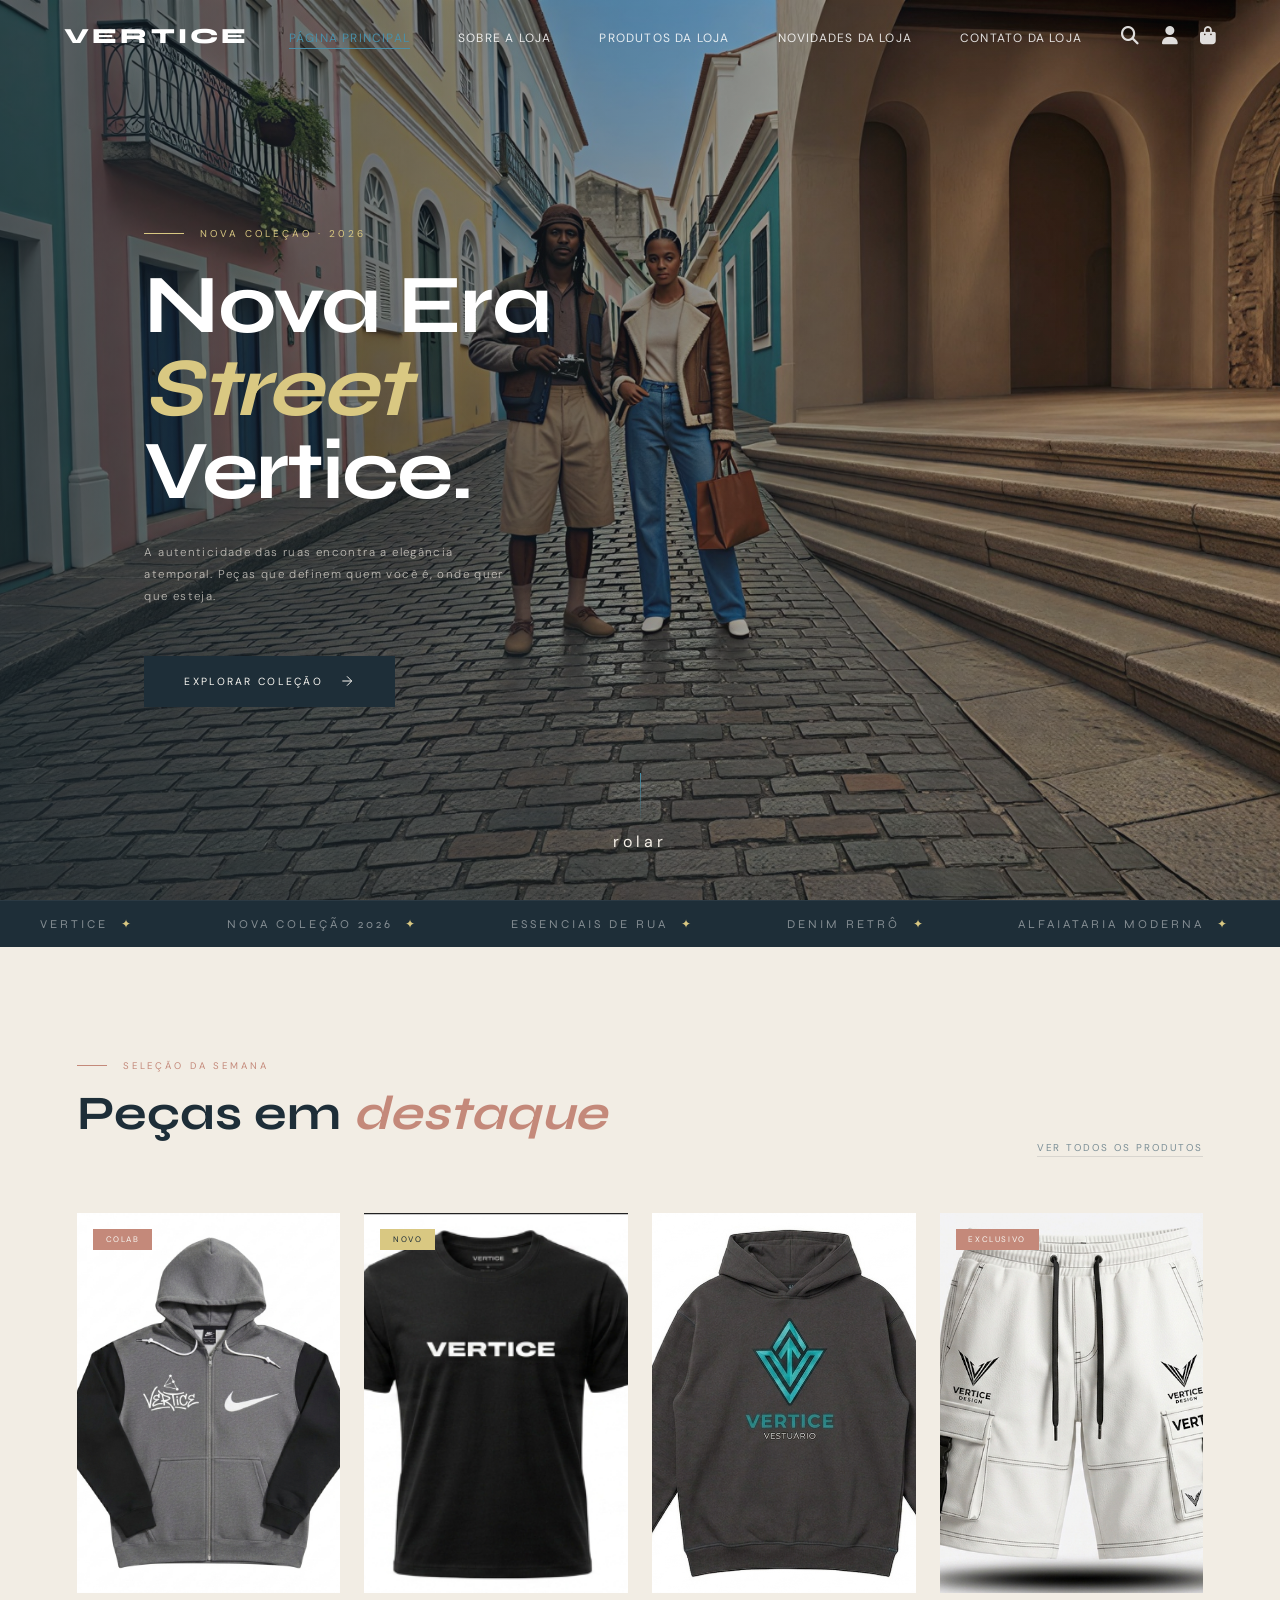
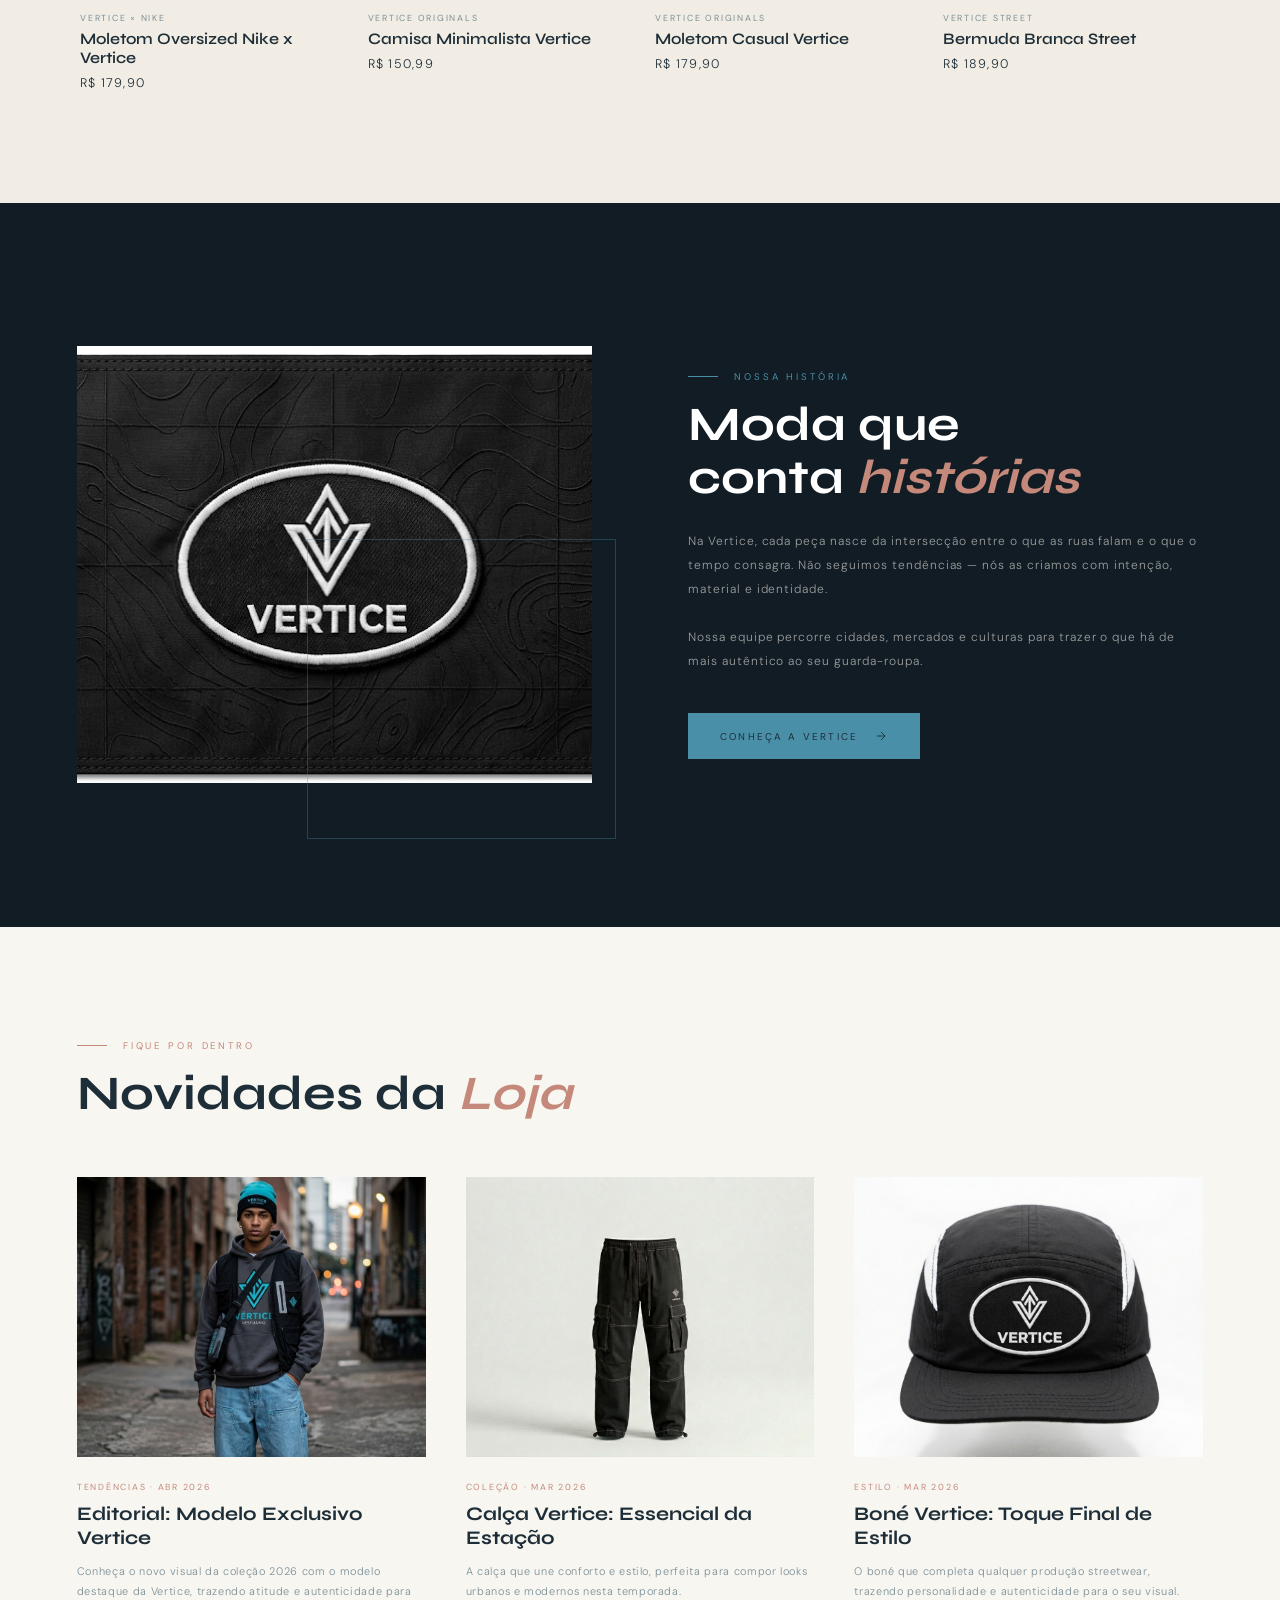
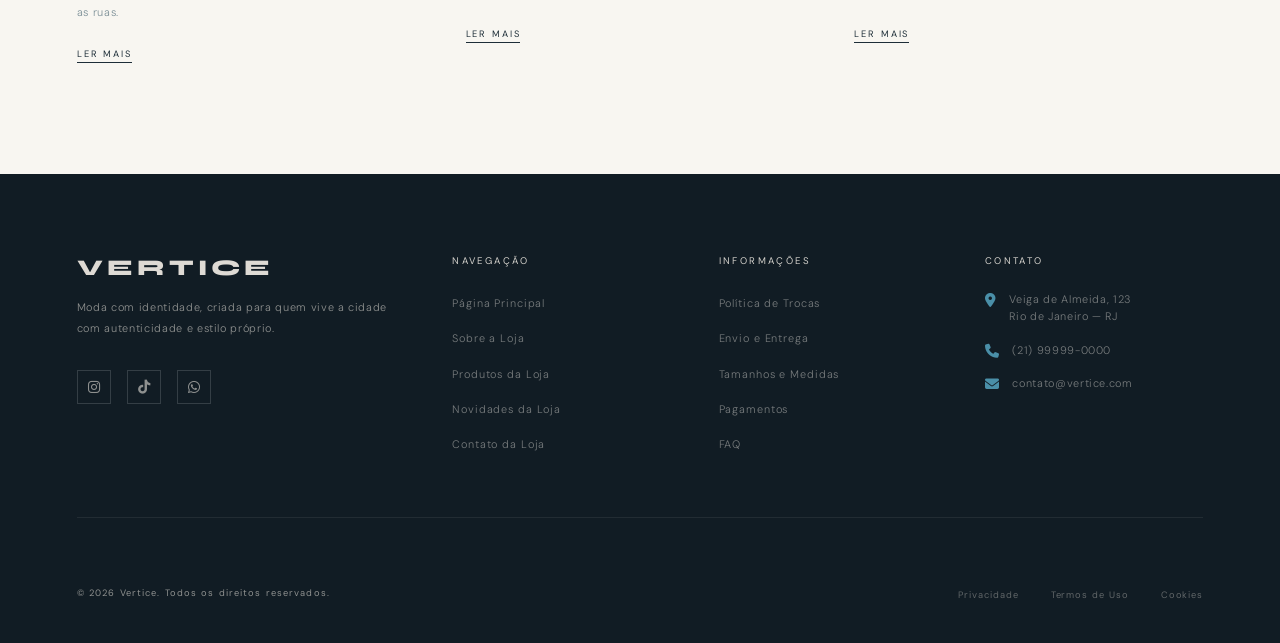
<file: index.html>
<!doctype html>
<html lang="pt-BR">
  <head>
    <meta charset="UTF-8" />
    <meta name="viewport" content="width=device-width, initial-scale=1.0" />
    <title>VERTICE</title>
    <link
      href="https://fonts.googleapis.com/css2?family=Syne:wght@400;600;700;800&family=DM+Sans:ital,wght@0,300;0,400;0,500;1,300&display=swap"
      rel="stylesheet"
    />
    <link
      rel="stylesheet"
      href="https://cdnjs.cloudflare.com/ajax/libs/font-awesome/6.5.0/css/all.min.css"
    />
    <link rel="stylesheet" href="CSS/inicio.css" />
    <script src="JS/inicio.js" defer></script>
  </head>
  <body>
    <nav id="navbar">
      <a href="index.html" class="nav-logo">Vertice</a>

      <ul class="nav-links">
        <li><a href="index.html" class="active">Página Principal</a></li>
        <li><a href="HTML/Sobre.html">Sobre a Loja</a></li>
        <li><a href="HTML/produtos.html">Produtos da Loja</a></li>
        <li><a href="HTML/lancamentos.html">Novidades da Loja</a></li>
        <li><a href="HTML/contato.html">Contato da Loja</a></li>
      </ul>

      <div class="nav-icons">
        <button aria-label="Buscar">
          <i class="fa-solid fa-magnifying-glass"></i>
        </button>
        <button aria-label="Conta"><i class="fa-solid fa-user"></i></button>
        <button aria-label="Sacola">
          <i class="fa-solid fa-bag-shopping"></i>
        </button>
      </div>
    </nav>

    <section class="hero">
      <div class="hero-overlay"></div>

      <div class="hero-content">
        <p class="hero-label">Nova Coleção · 2026</p>
        <h1 class="hero-title">Nova Era<br /><em>Street</em><br />Vertice.</h1>
        <p class="hero-sub">
          A autenticidade das ruas encontra a elegância atemporal. Peças que
          definem quem você é, onde quer que esteja.
        </p>
        <a href="HTML/produtos.html" class="hero-cta">
          <span>Explorar Coleção</span>
          <svg viewBox="0 0 24 24">
            <line x1="5" y1="12" x2="19" y2="12" />
            <polyline points="12 5 19 12 12 19" />
          </svg>
        </a>
      </div>

      <div class="hero-scroll">
        <div class="hero-scroll-line"></div>
        <span>rolar</span>
      </div>
    </section>

    <div class="marquee-wrap">
      <div class="marquee-track">
        <span class="marquee-item">Vertice<span>✦</span></span>
        <span class="marquee-item">Nova Coleção 2026<span>✦</span></span>
        <span class="marquee-item">Essenciais de Rua<span>✦</span></span>
        <span class="marquee-item">Denim Retrô<span>✦</span></span>
        <span class="marquee-item">Alfaiataria Moderna<span>✦</span></span>
        <span class="marquee-item">Street<span>✦</span></span>
        <span class="marquee-item">Vertice<span>✦</span></span>
        <span class="marquee-item">Nova Coleção 2026<span>✦</span></span>
        <span class="marquee-item">Essenciais de Rua<span>✦</span></span>
        <span class="marquee-item">Denim Retrô<span>✦</span></span>
        <span class="marquee-item">Alfaiataria Moderna<span>✦</span></span>
        <span class="marquee-item">Street<span>✦</span></span>
      </div>
    </div>

    <section class="featured reveal">
      <div class="featured-header">
        <div>
          <p class="section-label">Seleção da semana</p>
          <h2 class="section-title">Peças em <em>destaque</em></h2>
        </div>
        <a href="HTML/produtos.html" class="view-all">Ver todos os produtos</a>
      </div>

      <div class="products-grid">
        <div class="product-card">
          <div class="product-card-img-wrap">
            <div
              class="product-card-img"
              style="
                background-image: url(&quot;IMG/Moletom Nike x Vertice.png&quot;);
              "
            ></div>
            <span class="product-badge">Colab</span>
            <button class="product-wishlist" aria-label="Favoritar">
              <i class="fa-regular fa-heart"></i>
            </button>
            <div class="product-cta-wrap">
              <button class="product-cta-btn">Adicionar à Sacola</button>
            </div>
          </div>
          <div class="product-info">
            <p class="product-brand">Vertice × Nike</p>
            <h3 class="product-name">Moletom Oversized Nike x Vertice</h3>
            <p class="product-price">R$ 179,90</p>
          </div>
        </div>

        <div class="product-card">
          <div class="product-card-img-wrap">
            <div
              class="product-card-img"
              style="background-image: url(&quot;IMG/Camisa Vertice.png&quot;)"
            ></div>
            <span
              class="product-badge"
              style="background: var(--tan); color: var(--charcoal)"
              >Novo</span
            >
            <button class="product-wishlist" aria-label="Favoritar">
              <i class="fa-regular fa-heart"></i>
            </button>
            <div class="product-cta-wrap">
              <button class="product-cta-btn">Adicionar à Sacola</button>
            </div>
          </div>
          <div class="product-info">
            <p class="product-brand">Vertice Originals</p>
            <h3 class="product-name">Camisa Minimalista Vertice</h3>
            <p class="product-price">R$ 150,99</p>
          </div>
        </div>

        <div class="product-card">
          <div class="product-card-img-wrap">
            <div
              class="product-card-img"
              style="background-image: url(&quot;IMG/Moletom Vertice.png&quot;)"
            ></div>
            <button class="product-wishlist" aria-label="Favoritar">
              <i class="fa-regular fa-heart"></i>
            </button>
            <div class="product-cta-wrap">
              <button class="product-cta-btn">Adicionar à Sacola</button>
            </div>
          </div>
          <div class="product-info">
            <p class="product-brand">Vertice Originals</p>
            <h3 class="product-name">Moletom Casual Vertice</h3>
            <p class="product-price">R$ 179,90</p>
          </div>
        </div>

        <div class="product-card">
          <div class="product-card-img-wrap">
            <div
              class="product-card-img"
              style="background-image: url(&quot;IMG/Bermuda Vertice.png&quot;)"
            ></div>
            <span class="product-badge">Exclusivo</span>
            <button class="product-wishlist" aria-label="Favoritar">
              <i class="fa-regular fa-heart"></i>
            </button>
            <div class="product-cta-wrap">
              <button class="product-cta-btn">Adicionar à Sacola</button>
            </div>
          </div>
          <div class="product-info">
            <p class="product-brand">Vertice Street</p>
            <h3 class="product-name">Bermuda Branca Street</h3>
            <p class="product-price">R$ 189,90</p>
          </div>
        </div>
      </div>
    </section>

    <div class="editorial reveal">
      <div class="editorial-visual">
        <div class="editorial-img"></div>
        <div class="editorial-accent"></div>
      </div>
      <div class="editorial-text">
        <p class="section-label">Nossa história</p>
        <h2 class="section-title">Moda que<br />conta <em>histórias</em></h2>
        <p class="editorial-body">
          Na Vertice, cada peça nasce da intersecção entre o que as ruas falam e
          o que o tempo consagra. Não seguimos tendências — nós as criamos com
          intenção, material e identidade.
          <br /><br />
          Nossa equipe percorre cidades, mercados e culturas para trazer o que
          há de mais autêntico ao seu guarda-roupa.
        </p>
        <a href="HTML/Sobre.html" class="editorial-cta">
          Conheça a Vertice
          <svg viewBox="0 0 24 24">
            <line x1="5" y1="12" x2="19" y2="12" />
            <polyline points="12 5 19 12 12 19" />
          </svg>
        </a>
      </div>
    </div>

    <section class="novidades reveal">
      <p class="section-label">Fique por dentro</p>
      <h2 class="section-title">Novidades da <em>Loja</em></h2>

      <div class="news-grid">
        <article class="news-card">
          <div class="news-card-img">
            <div
              class="news-card-img-inner"
              style="background-image: url(&quot;IMG/Modelo Vertice.png&quot;)"
            ></div>
          </div>
          <p class="news-tag">Tendências · Abr 2026</p>
          <h3 class="news-title">Editorial: Modelo Exclusivo Vertice</h3>
          <p class="news-excerpt">
            Conheça o novo visual da coleção 2026 com o modelo destaque da
            Vertice, trazendo atitude e autenticidade para as ruas.
          </p>
          <a href="HTML/lancamentos.html" class="news-link">Ler mais</a>
        </article>

        <article class="news-card">
          <div class="news-card-img">
            <div
              class="news-card-img-inner"
              style="background-image: url(&quot;IMG/Calca Vertice.png&quot;)"
            ></div>
          </div>
          <p class="news-tag">Coleção · Mar 2026</p>
          <h3 class="news-title">Calça Vertice: Essencial da Estação</h3>
          <p class="news-excerpt">
            A calça que une conforto e estilo, perfeita para compor looks
            urbanos e modernos nesta temporada.
          </p>
          <a href="HTML/lancamentos.html" class="news-link">Ler mais</a>
        </article>

        <article class="news-card">
          <div class="news-card-img">
            <div
              class="news-card-img-inner"
              style="background-image: url(&quot;IMG/Bone Vertice.png&quot;)"
            ></div>
          </div>
          <p class="news-tag">Estilo · Mar 2026</p>
          <h3 class="news-title">Boné Vertice: Toque Final de Estilo</h3>
          <p class="news-excerpt">
            O boné que completa qualquer produção streetwear, trazendo
            personalidade e autenticidade para o seu visual.
          </p>
          <a href="lancamentos.html" class="news-link">Ler mais</a>
        </article>
      </div>
    </section>

    <footer id="footer">
      <div class="footer-top">
        <div>
          <p class="footer-brand">Vertice</p>
          <p class="footer-desc">
            Moda com identidade, criada para quem vive a cidade com
            autenticidade e estilo próprio.
          </p>
          <div class="footer-socials">
            <a href="#" aria-label="Instagram"
              ><i class="fa-brands fa-instagram"></i
            ></a>
            <a href="#" aria-label="TikTok"
              ><i class="fa-brands fa-tiktok"></i
            ></a>
            <a href="#" aria-label="WhatsApp"
              ><i class="fa-brands fa-whatsapp"></i
            ></a>
          </div>
        </div>

        <div>
          <p class="footer-col-title">Navegação</p>
          <ul class="footer-links">
            <li><a href="index.html">Página Principal</a></li>
            <li><a href="HTML/Sobre.html">Sobre a Loja</a></li>
            <li><a href="HTML/produtos.html">Produtos da Loja</a></li>
            <li><a href="HTML/lancamentos.html">Novidades da Loja</a></li>
            <li><a href="HTML/contato.html">Contato da Loja</a></li>
          </ul>
        </div>

        <div>
          <p class="footer-col-title">Informações</p>
          <ul class="footer-links">
            <li><a href="#">Política de Trocas</a></li>
            <li><a href="#">Envio e Entrega</a></li>
            <li><a href="#">Tamanhos e Medidas</a></li>
            <li><a href="#">Pagamentos</a></li>
            <li><a href="#">FAQ</a></li>
          </ul>
        </div>

        <div>
          <p class="footer-col-title">Contato</p>
          <div class="footer-contact-item">
            <i class="fa-solid fa-location-dot"></i>
            <span>Veiga de Almeida, 123<br />Rio de Janeiro — RJ</span>
          </div>
          <div class="footer-contact-item">
            <i class="fa-solid fa-phone"></i>
            <span>(21) 99999-0000</span>
          </div>
          <div class="footer-contact-item">
            <i class="fa-solid fa-envelope"></i>
            <span>contato@vertice.com</span>
          </div>
        </div>
      </div>

      <div class="footer-bottom">
        <p class="footer-copy">
          &copy; 2026 Vertice. Todos os direitos reservados.
        </p>
        <ul class="footer-bottom-links">
          <li><a href="#">Privacidade</a></li>
          <li><a href="#">Termos de Uso</a></li>
          <li><a href="#">Cookies</a></li>
        </ul>
      </div>
    </footer>
  </body>
</html>
</file>
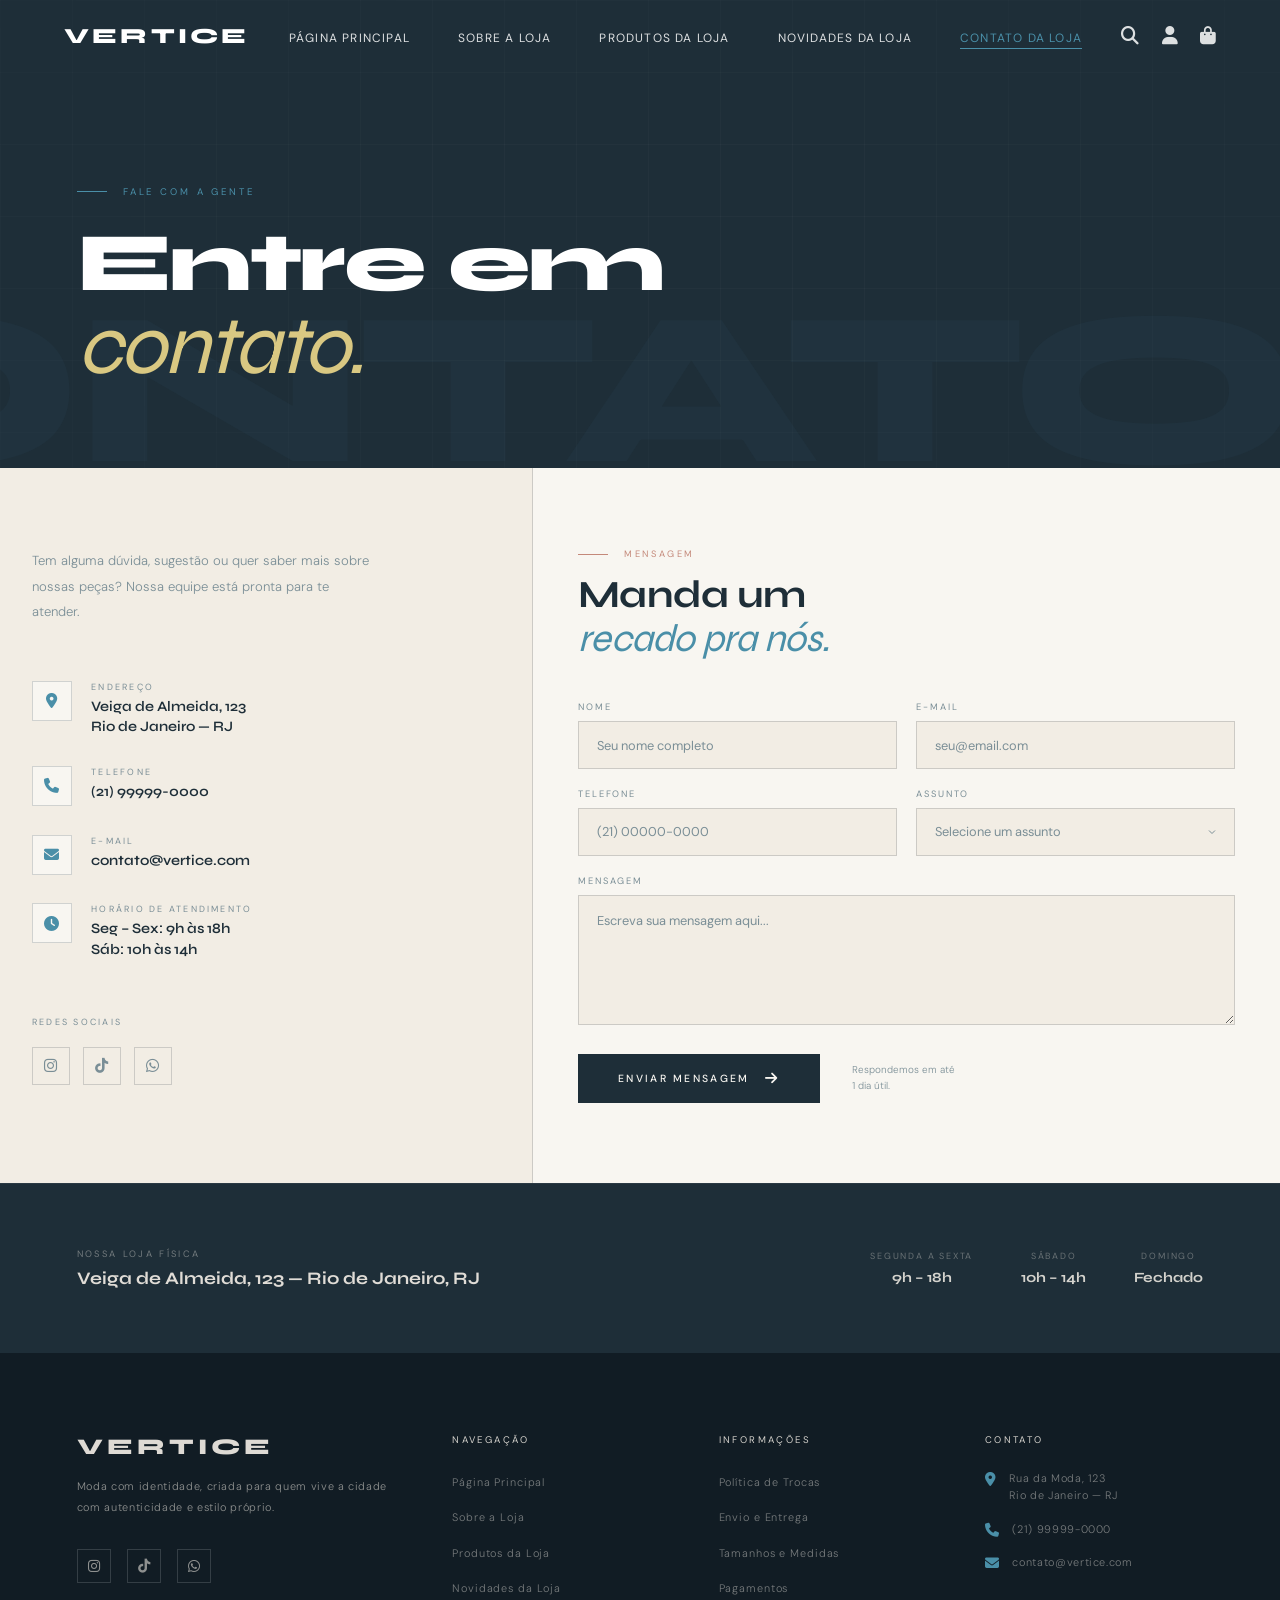
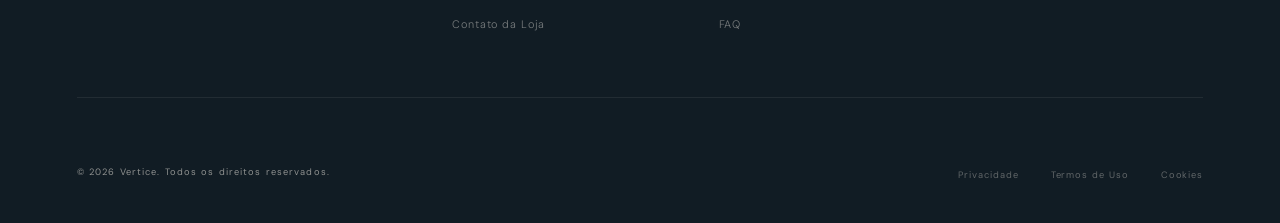
<file: HTML/contato.html>
<!doctype html>
<html lang="pt-BR">
  <head>
    <meta charset="UTF-8" />
    <meta name="viewport" content="width=device-width, initial-scale=1.0" />
    <title>VERTICE — Contato</title>
    <link
      href="https://fonts.googleapis.com/css2?family=Syne:wght@400;600;700;800&family=DM+Sans:ital,wght@0,300;0,400;0,500;1,300&display=swap"
      rel="stylesheet"
    />
    <link
      rel="stylesheet"
      href="https://cdnjs.cloudflare.com/ajax/libs/font-awesome/6.5.0/css/all.min.css"
    />
    <link rel="stylesheet" href="../CSS/contato.css" />
    <script src="../JS/inicio.js" defer></script>
    <script src="../JS/contato.js"></script>
  </head>
  <body>
    <nav id="navbar">
      <a href="../index.html" class="nav-logo">Vertice</a>
      <ul class="nav-links">
        <li><a href="../index.html">Página Principal</a></li>
        <li><a href="Sobre.html">Sobre a Loja</a></li>
        <li><a href="produtos.html">Produtos da Loja</a></li>
        <li><a href="lancamentos.html">Novidades da Loja</a></li>
        <li><a href="contato.html" class="active">Contato da Loja</a></li>
      </ul>
      <div class="nav-icons">
        <button aria-label="Buscar">
          <i class="fa-solid fa-magnifying-glass"></i>
        </button>
        <button aria-label="Conta"><i class="fa-solid fa-user"></i></button>
        <button aria-label="Sacola">
          <i class="fa-solid fa-bag-shopping"></i>
        </button>
      </div>
    </nav>

    <div class="contato-hero">
      <div class="hero-bg-texto" aria-hidden="true">CONTATO</div>
      <div class="contato-hero-inner">
        <p class="hero-label">Fale com a gente</p>
        <h1 class="hero-title">Entre em<br /><em>contato.</em></h1>
      </div>
    </div>

    <div class="contato-body">
      <div class="contato-info reveal">
        <p class="info-intro">
          Tem alguma dúvida, sugestão ou quer saber mais sobre nossas peças?
          Nossa equipe está pronta para te atender.
        </p>

        <div class="info-bloco">
          <div class="info-item">
            <div class="info-item-icone">
              <i class="fa-solid fa-location-dot"></i>
            </div>
            <div class="info-item-texto">
              <span class="info-item-label">Endereço</span>
              <span class="info-item-valor"
                >Veiga de Almeida, 123<br />Rio de Janeiro — RJ</span
              >
            </div>
          </div>

          <div class="info-item">
            <div class="info-item-icone">
              <i class="fa-solid fa-phone"></i>
            </div>
            <div class="info-item-texto">
              <span class="info-item-label">Telefone</span>
              <span class="info-item-valor">(21) 99999-0000</span>
            </div>
          </div>

          <div class="info-item">
            <div class="info-item-icone">
              <i class="fa-solid fa-envelope"></i>
            </div>
            <div class="info-item-texto">
              <span class="info-item-label">E-mail</span>
              <span class="info-item-valor">contato@vertice.com</span>
            </div>
          </div>

          <div class="info-item">
            <div class="info-item-icone">
              <i class="fa-solid fa-clock"></i>
            </div>
            <div class="info-item-texto">
              <span class="info-item-label">Horário de atendimento</span>
              <span class="info-item-valor"
                >Seg – Sex: 9h às 18h<br />Sáb: 10h às 14h</span
              >
            </div>
          </div>
        </div>

        <div class="info-redes">
          <p class="info-redes-titulo">Redes Sociais</p>
          <div class="redes-lista">
            <a href="#" class="rede-btn" aria-label="Instagram"
              ><i class="fa-brands fa-instagram"></i
            ></a>
            <a href="#" class="rede-btn" aria-label="TikTok"
              ><i class="fa-brands fa-tiktok"></i
            ></a>
            <a href="#" class="rede-btn" aria-label="WhatsApp"
              ><i class="fa-brands fa-whatsapp"></i
            ></a>
          </div>
        </div>
      </div>

      <div class="contato-form-wrap reveal">
        <div class="form-header">
          <p class="form-label-topo">Mensagem</p>
          <h2 class="form-titulo">Manda um<br /><em>recado pra nós.</em></h2>
        </div>

        <div class="form-grid" id="form-contato">
          <div class="form-grupo">
            <label for="nome">Nome</label>
            <input
              type="text"
              id="nome"
              placeholder="Seu nome completo"
              required
            />
          </div>

          <div class="form-grupo">
            <label for="email">E-mail</label>
            <input
              type="email"
              id="email"
              placeholder="seu@email.com"
              required
            />
          </div>

          <div class="form-grupo">
            <label for="telefone">Telefone</label>
            <input type="tel" id="telefone" placeholder="(21) 00000-0000" />
          </div>

          <div class="form-grupo">
            <label for="assunto">Assunto</label>
            <select id="assunto" required>
              <option value="" disabled selected>Selecione um assunto</option>
              <option value="pedido">Dúvida sobre pedido</option>
              <option value="produto">Informações sobre produto</option>
              <option value="troca">Troca e devolução</option>
              <option value="parceria">Parceria / Colaboração</option>
              <option value="imprensa">Imprensa</option>
              <option value="outro">Outro</option>
            </select>
          </div>

          <div class="form-grupo full">
            <label for="mensagem">Mensagem</label>
            <textarea
              id="mensagem"
              placeholder="Escreva sua mensagem aqui..."
              required
            ></textarea>
          </div>
        </div>

        <div class="form-submit">
          <button
            class="btn-enviar"
            id="btn-enviar"
            type="button"
            onclick="enviarFormulario()"
          >
            <span>Enviar mensagem</span>
            <i class="fa-solid fa-arrow-right"></i>
          </button>
          <p class="form-nota">Respondemos em até<br />1 dia útil.</p>
        </div>

        <div class="form-sucesso" id="form-sucesso">
          <i class="fa-solid fa-circle-check"></i>
          Mensagem enviada! Entraremos em contato em breve.
        </div>
      </div>
    </div>

    <div class="mapa-strip reveal">
      <div class="mapa-texto">
        <p>Nossa loja física</p>
        <strong>Veiga de Almeida, 123 — Rio de Janeiro, RJ</strong>
      </div>
      <div class="mapa-horarios">
        <div class="mapa-horario-item">
          <span>Segunda a Sexta</span>
          <strong>9h – 18h</strong>
        </div>
        <div class="mapa-horario-item">
          <span>Sábado</span>
          <strong>10h – 14h</strong>
        </div>
        <div class="mapa-horario-item">
          <span>Domingo</span>
          <strong>Fechado</strong>
        </div>
      </div>
    </div>

    <footer id="footer">
      <div class="footer-top">
        <div>
          <p class="footer-brand">Vertice</p>
          <p class="footer-desc">
            Moda com identidade, criada para quem vive a cidade com
            autenticidade e estilo próprio.
          </p>
          <div class="footer-socials">
            <a href="#" aria-label="Instagram"
              ><i class="fa-brands fa-instagram"></i
            ></a>
            <a href="#" aria-label="TikTok"
              ><i class="fa-brands fa-tiktok"></i
            ></a>
            <a href="#" aria-label="WhatsApp"
              ><i class="fa-brands fa-whatsapp"></i
            ></a>
          </div>
        </div>
        <div>
          <p class="footer-col-title">Navegação</p>
          <ul class="footer-links">
            <li><a href="../index.html">Página Principal</a></li>
            <li><a href="Sobre.html">Sobre a Loja</a></li>
            <li><a href="produtos.html">Produtos da Loja</a></li>
            <li><a href="lancamentos.html">Novidades da Loja</a></li>
            <li><a href="contato.html">Contato da Loja</a></li>
          </ul>
        </div>
        <div>
          <p class="footer-col-title">Informações</p>
          <ul class="footer-links">
            <li><a href="#">Política de Trocas</a></li>
            <li><a href="#">Envio e Entrega</a></li>
            <li><a href="#">Tamanhos e Medidas</a></li>
            <li><a href="#">Pagamentos</a></li>
            <li><a href="#">FAQ</a></li>
          </ul>
        </div>
        <div>
          <p class="footer-col-title">Contato</p>
          <div class="footer-contact-item">
            <i class="fa-solid fa-location-dot"></i>
            <span>Rua da Moda, 123<br />Rio de Janeiro — RJ</span>
          </div>
          <div class="footer-contact-item">
            <i class="fa-solid fa-phone"></i>
            <span>(21) 99999-0000</span>
          </div>
          <div class="footer-contact-item">
            <i class="fa-solid fa-envelope"></i>
            <span>contato@vertice.com</span>
          </div>
        </div>
      </div>
      <div class="footer-bottom">
        <p class="footer-copy">
          &copy; 2026 Vertice. Todos os direitos reservados.
        </p>
        <ul class="footer-bottom-links">
          <li><a href="#">Privacidade</a></li>
          <li><a href="#">Termos de Uso</a></li>
          <li><a href="#">Cookies</a></li>
        </ul>
      </div>
    </footer>
  </body>
</html>
</file>
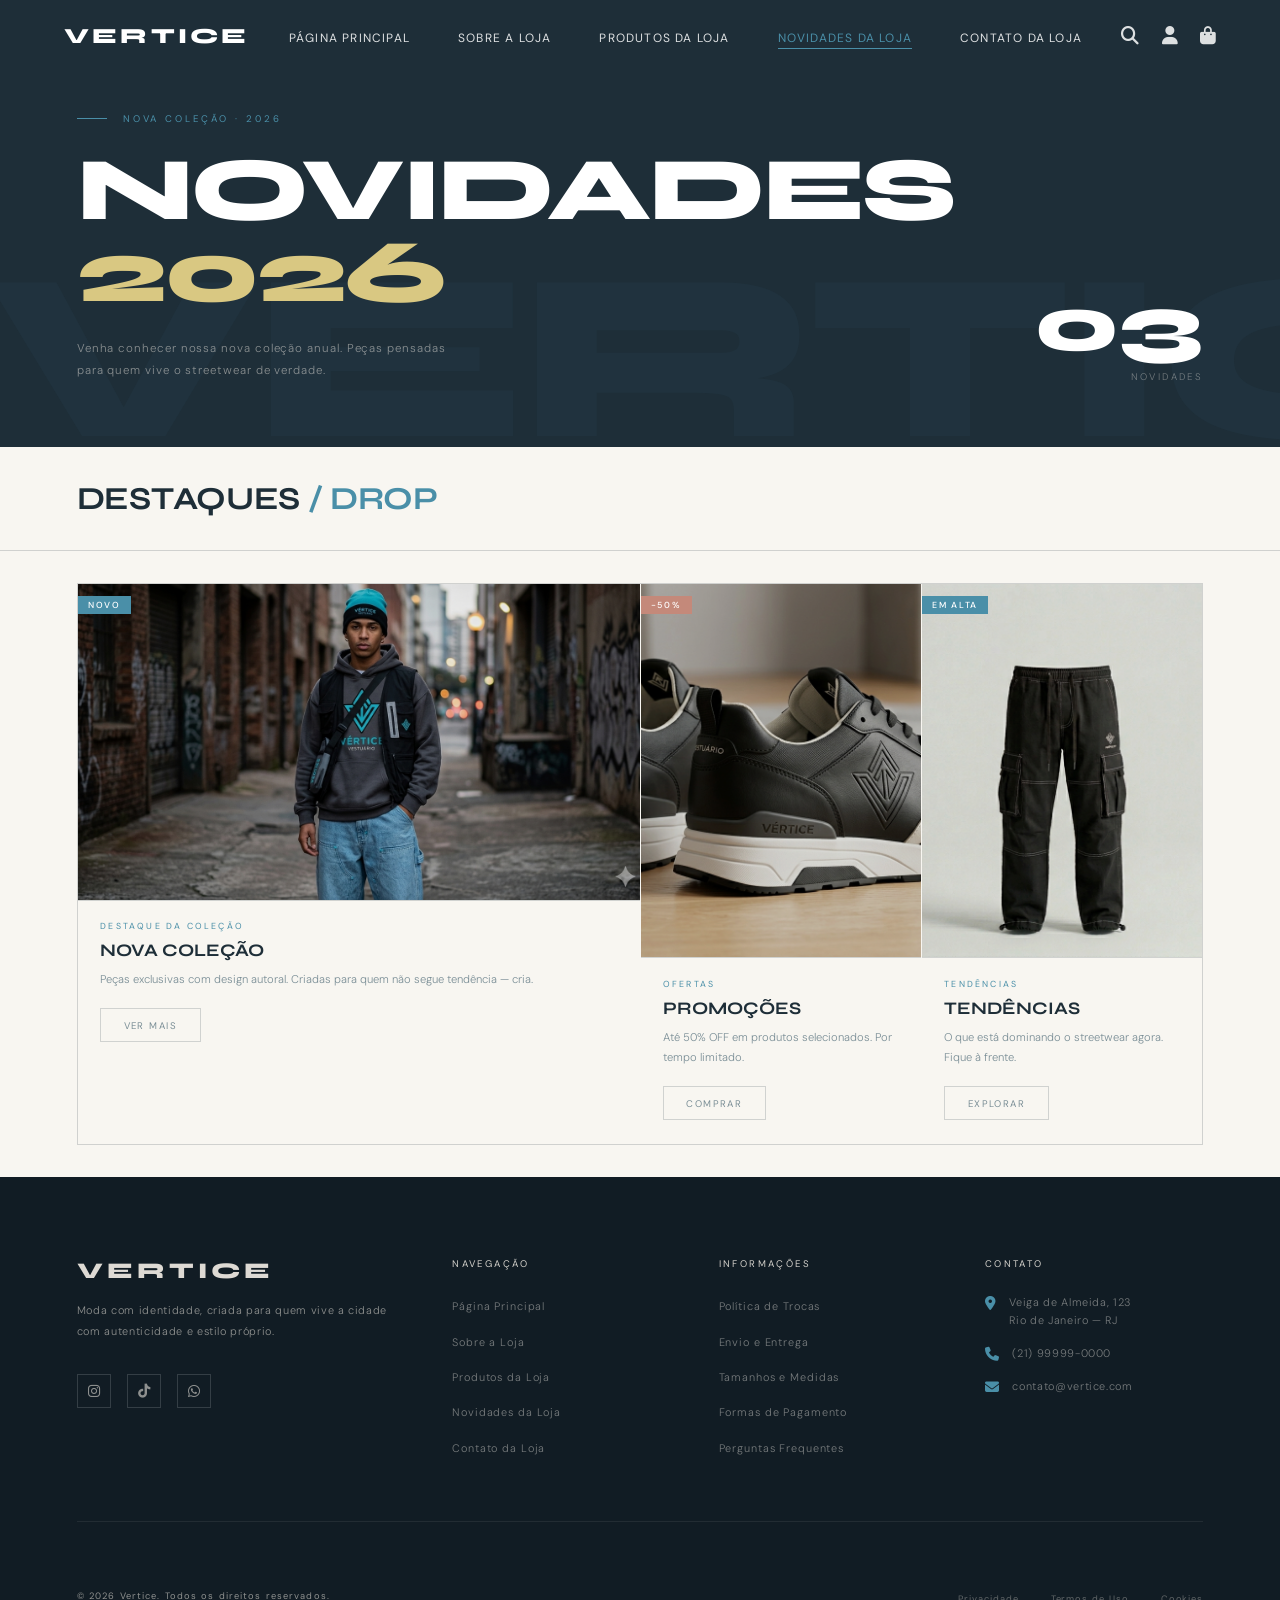
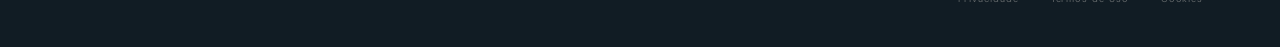
<file: HTML/lancamentos.html>
<!doctype html>
<html lang="pt-BR">
  <head>
    <meta charset="UTF-8" />
    <meta name="viewport" content="width=device-width, initial-scale=1.0" />
    <title>VERTICE — Lançamentos</title>
    <link
      href="https://fonts.googleapis.com/css2?family=Syne:wght@400;600;700;800&family=DM+Sans:ital,wght@0,300;0,400;0,500;1,300&display=swap"
      rel="stylesheet"
    />
    <link
      rel="stylesheet"
      href="https://cdnjs.cloudflare.com/ajax/libs/font-awesome/6.5.0/css/all.min.css"
    />
    <link rel="stylesheet" href="../CSS/LANCAMENTOS.CSS" />
    <script src="../JS/inicio.js" defer></script>
  </head>
  <body>
    <nav id="navbar">
      <a href="../index.html" class="nav-logo">Vertice</a>
      <ul class="nav-links">
        <li><a href="../index.html">Página Principal</a></li>
        <li><a href="Sobre.html">Sobre a Loja</a></li>
        <li><a href="produtos.html">Produtos da Loja</a></li>
        <li><a href="lancamentos.html" class="active">Novidades da Loja</a></li>
        <li><a href="contato.html">Contato da Loja</a></li>
      </ul>
      <div class="nav-icons">
        <button aria-label="Buscar">
          <i class="fa-solid fa-magnifying-glass"></i>
        </button>
        <button aria-label="Conta"><i class="fa-solid fa-user"></i></button>
        <button aria-label="Sacola" id="btn-sacola">
          <i class="fa-solid fa-bag-shopping"></i>
          <span class="sacola-badge" id="contador-sacola"></span>
        </button>
      </div>
    </nav>

    <section class="banner">
      <div>
        <div class="banner-label">Nova Coleção · 2026</div>
        <h2>NOVIDADES<span>2026</span></h2>
        <p class="banner-sub">
          Venha conhecer nossa nova coleção anual. Peças pensadas para quem vive
          o streetwear de verdade.
        </p>
      </div>
      <div class="banner-direita">
        <div class="banner-ano">03<span>novidades</span></div>
      </div>
      <div class="banner-bg" aria-hidden="true">VERTICE</div>
    </section>

    <div class="cabecalho-secao">
      <div class="titulo-secao">Destaques <span>/ Drop</span></div>
    </div>

    <div class="grade-container reveal">
      <div class="grade-cards">
        <div class="card destaque" style="animation-delay: 0s">
          <div class="card-img-wrap">
            <img src="../IMG/Modelo Vertice.png" alt="Nova Coleção" />
            <div class="card-sobreposicao">
              <button
                class="btn-sobreposicao"
                onclick="window.location.href = 'produtos.html'"
              >
                Ver mais
              </button>
            </div>
            <div class="card-etiqueta">Novo</div>
          </div>
          <div class="card-info">
            <div class="card-categoria">Destaque da coleção</div>
            <h3>Nova Coleção</h3>
            <p>
              Peças exclusivas com design autoral. Criadas para quem não segue
              tendência — cria.
            </p>
            <button
              class="btn-card"
              onclick="window.location.href = 'produtos.html'"
            >
              Ver mais
            </button>
          </div>
        </div>

        <div class="card" style="animation-delay: 0.07s">
          <div class="card-img-wrap">
            <img src="../IMG/Tenis.png" alt="Promoções" />
            <div class="card-sobreposicao">
              <button
                class="btn-sobreposicao"
                onclick="window.location.href = 'produtos.html'"
              >
                Comprar
              </button>
            </div>
            <div class="card-etiqueta quente">−50%</div>
          </div>
          <div class="card-info">
            <div class="card-categoria">Ofertas</div>
            <h3>Promoções</h3>
            <p>Até 50% OFF em produtos selecionados. Por tempo limitado.</p>
            <button
              class="btn-card"
              onclick="window.location.href = 'produtos.html'"
            >
              Comprar
            </button>
          </div>
        </div>

        <div class="card" style="animation-delay: 0.14s">
          <div class="card-img-wrap">
            <img src="../IMG/Calca Vertice.png" alt="Tendências" />
            <div class="card-sobreposicao">
              <button
                class="btn-sobreposicao"
                onclick="window.location.href = 'produtos.html'"
              >
                Explorar
              </button>
            </div>
            <div class="card-etiqueta">Em alta</div>
          </div>
          <div class="card-info">
            <div class="card-categoria">Tendências</div>
            <h3>Tendências</h3>
            <p>O que está dominando o streetwear agora. Fique à frente.</p>
            <button
              class="btn-card"
              onclick="window.location.href = 'produtos.html'"
            >
              Explorar
            </button>
          </div>
        </div>
      </div>
    </div>

    <footer id="footer">
      <div class="footer-top">
        <div>
          <p class="footer-brand">Vertice</p>
          <p class="footer-desc">
            Moda com identidade, criada para quem vive a cidade com
            autenticidade e estilo próprio.
          </p>
          <div class="footer-socials">
            <a href="#" aria-label="Instagram"
              ><i class="fa-brands fa-instagram"></i
            ></a>
            <a href="#" aria-label="TikTok"
              ><i class="fa-brands fa-tiktok"></i
            ></a>
            <a href="#" aria-label="WhatsApp"
              ><i class="fa-brands fa-whatsapp"></i
            ></a>
          </div>
        </div>
        <div>
          <p class="footer-col-title">Navegação</p>
          <ul class="footer-links">
            <li><a href="../index.html">Página Principal</a></li>
            <li><a href="Sobre.html">Sobre a Loja</a></li>
            <li><a href="produtos.html">Produtos da Loja</a></li>
            <li><a href="lancamentos.html">Novidades da Loja</a></li>
            <li><a href="contato.html">Contato da Loja</a></li>
          </ul>
        </div>
        <div>
          <p class="footer-col-title">Informações</p>
          <ul class="footer-links">
            <li><a href="#">Política de Trocas</a></li>
            <li><a href="#">Envio e Entrega</a></li>
            <li><a href="#">Tamanhos e Medidas</a></li>
            <li><a href="#">Formas de Pagamento</a></li>
            <li><a href="#">Perguntas Frequentes</a></li>
          </ul>
        </div>
        <div>
          <p class="footer-col-title">Contato</p>
          <div class="footer-contact-item">
            <i class="fa-solid fa-location-dot"></i>
            <span>Veiga de Almeida, 123<br />Rio de Janeiro — RJ</span>
          </div>
          <div class="footer-contact-item">
            <i class="fa-solid fa-phone"></i>
            <span>(21) 99999-0000</span>
          </div>
          <div class="footer-contact-item">
            <i class="fa-solid fa-envelope"></i>
            <span>contato@vertice.com</span>
          </div>
        </div>
      </div>
      <div class="footer-bottom">
        <p class="footer-copy">
          &copy; 2026 Vertice. Todos os direitos reservados.
        </p>
        <ul class="footer-bottom-links">
          <li><a href="#">Privacidade</a></li>
          <li><a href="#">Termos de Uso</a></li>
          <li><a href="#">Cookies</a></li>
        </ul>
      </div>
    </footer>
  </body>
</html>
</file>
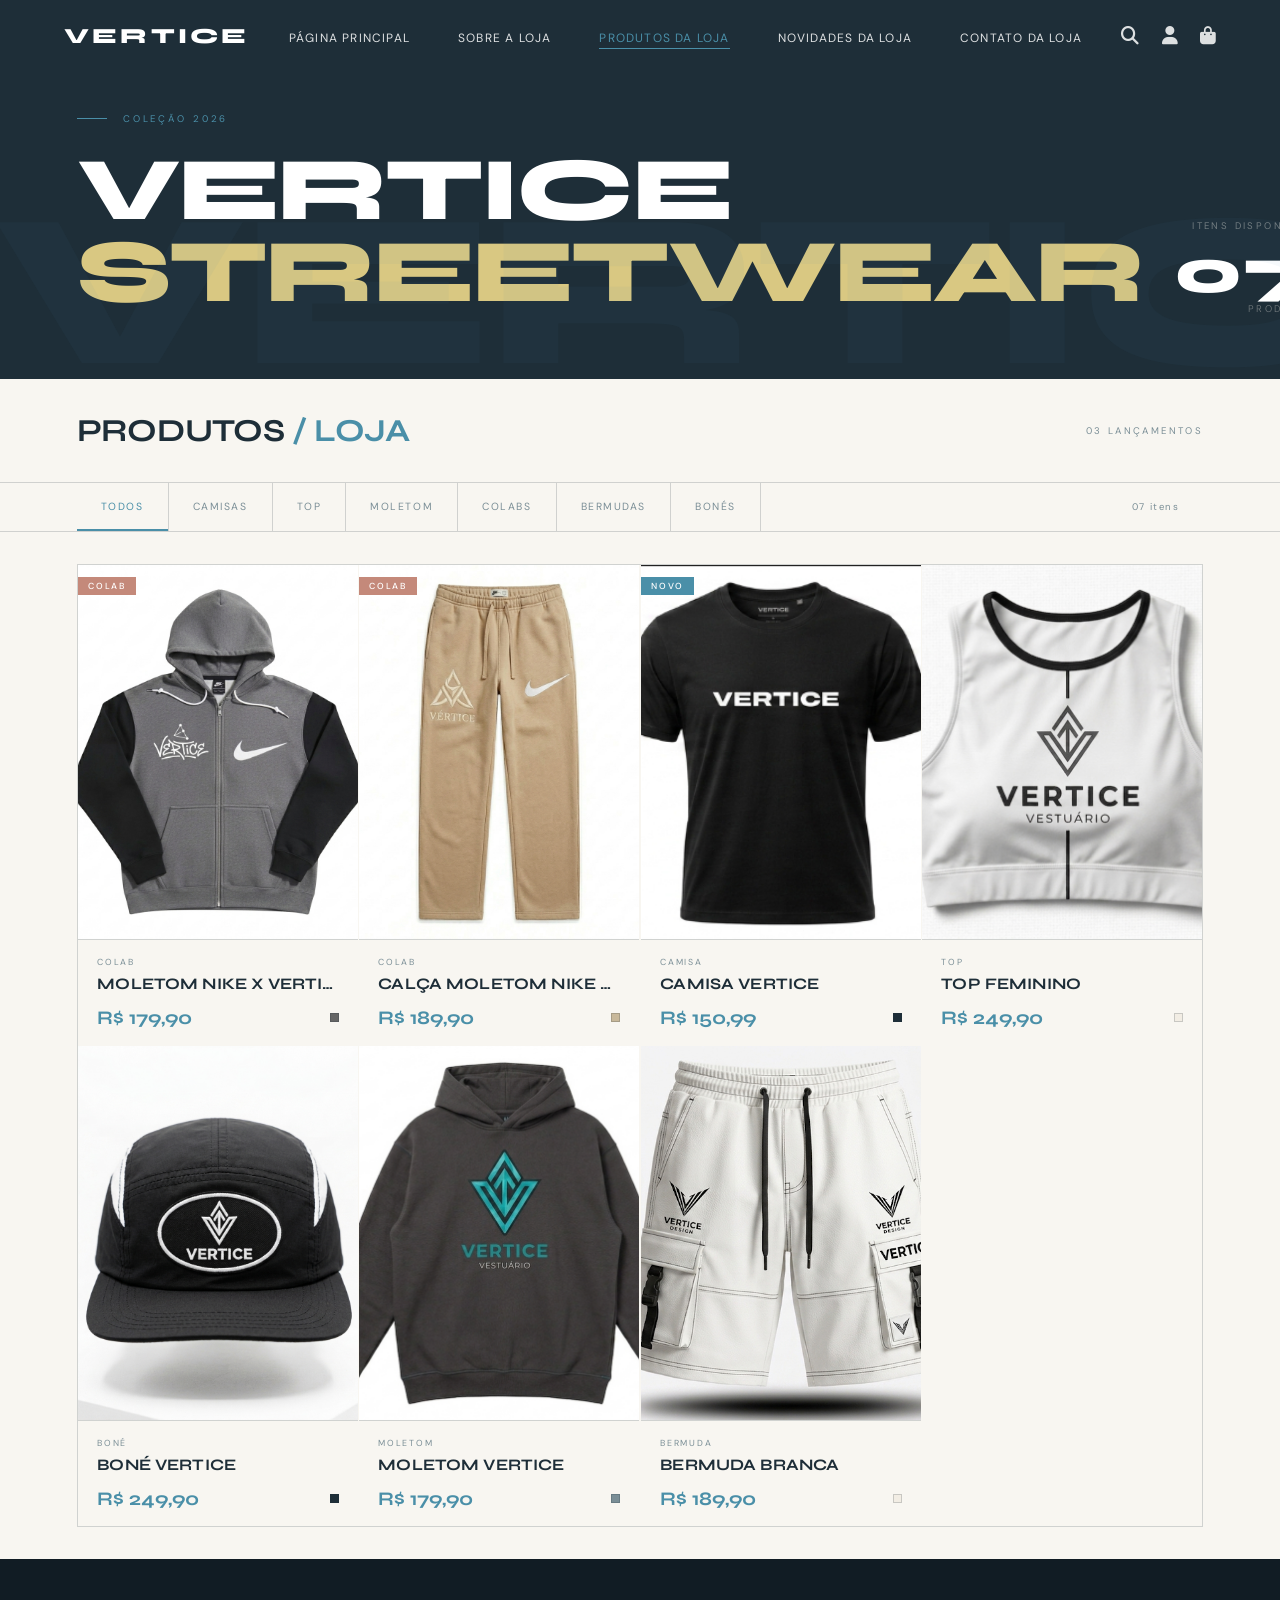
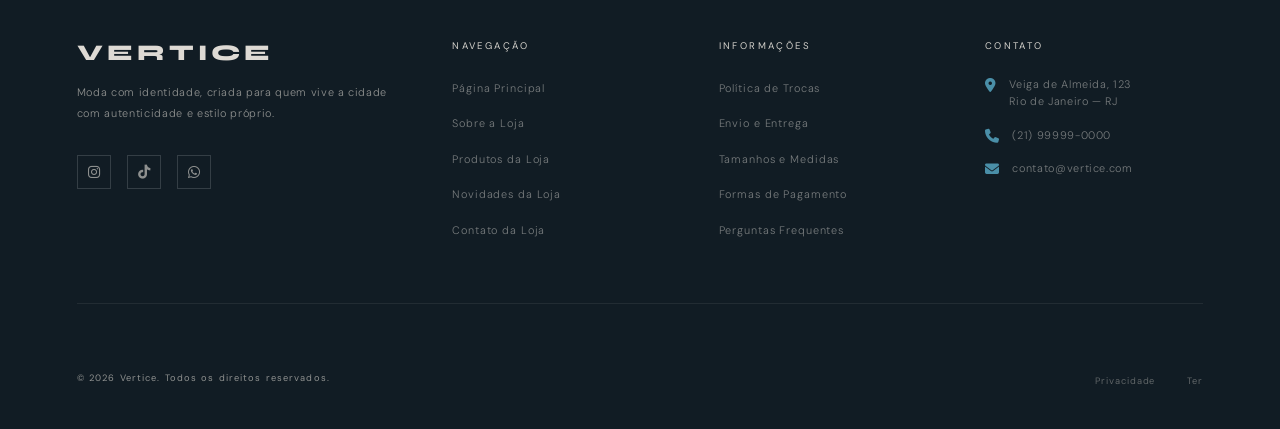
<file: HTML/produtos.html>
<!doctype html>
<html lang="pt-BR">
  <head>
    <meta charset="UTF-8" />
    <meta name="viewport" content="width=device-width, initial-scale=1.0" />
    <title>VERTICE — Produtos da Loja</title>
    <link
      href="https://fonts.googleapis.com/css2?family=Syne:wght@400;600;700;800&family=DM+Sans:ital,wght@0,300;0,400;0,500;1,300&display=swap"
      rel="stylesheet"
    />
    <link
      rel="stylesheet"
      href="https://cdnjs.cloudflare.com/ajax/libs/font-awesome/6.5.0/css/all.min.css"
    />
    <link rel="stylesheet" href="../CSS/produtos.css" />
    <script src="../JS/inicio.js" defer></script>
    <script src="../JS/produtos.js" defer></script>
  </head>
  <body>
    <nav id="navbar">
      <a href="../index.html" class="nav-logo">Vertice</a>
      <ul class="nav-links">
        <li><a href="../index.html">Página Principal</a></li>
        <li><a href="Sobre.html">Sobre a Loja</a></li>
        <li><a href="produtos.html" class="active">Produtos da Loja</a></li>
        <li><a href="lancamentos.html">Novidades da Loja</a></li>
        <li><a href="contato.html">Contato da Loja</a></li>
      </ul>
      <div class="nav-icons">
        <button aria-label="Buscar">
          <i class="fa-solid fa-magnifying-glass"></i>
        </button>
        <button aria-label="Conta"><i class="fa-solid fa-user"></i></button>
        <button aria-label="Sacola" id="btn-sacola">
          <i class="fa-solid fa-bag-shopping"></i>
          <span class="sacola-badge" id="contador-sacola"></span>
        </button>
      </div>
    </nav>

    <section class="hero">
      <div>
        <div class="hero-label">Coleção 2026</div>
        <h1>VERTICE<span>STREETWEAR</span></h1>
      </div>
      <div class="hero-meta">
        <div class="hero-temporada">Itens disponíveis</div>
        <div class="hero-contador" id="hero-num">07<span>produtos</span></div>
      </div>
      <div class="hero-bg-texto" aria-hidden="true">VERTICE</div>
    </section>

    <div class="cabecalho-secao">
      <div class="titulo-secao">Produtos <span>/ Loja</span></div>
      <div class="contagem-secao">03 lançamentos</div>
    </div>

    <div class="controles">
      <button class="btn-filtro ativo" onclick="setFiltro('todos', this)">
        Todos
      </button>
      <button class="btn-filtro" onclick="setFiltro('camisa', this)">
        Camisas
      </button>
      <button class="btn-filtro" onclick="setFiltro('Top', this)">Top</button>
      <button class="btn-filtro" onclick="setFiltro('moletom', this)">
        Moletom
      </button>
      <button class="btn-filtro" onclick="setFiltro('colab', this)">
        Colabs
      </button>
      <button class="btn-filtro" onclick="setFiltro('bermuda', this)">
        Bermudas
      </button>
      <button class="btn-filtro" onclick="setFiltro('boné', this)">
        Bonés
      </button>
      <div class="controles-direita" id="label-contagem">07 itens</div>
    </div>

    <div class="grade-container">
      <div class="grade-produtos" id="grade">
        <div class="card" data-tipo="colab">
          <div class="card-visual">
            <img
              src="../IMG/Moletom Nike x Vertice.png"
              alt="Moletom Nike x Vertice"
            />
            <div class="card-sobreposicao">
              <button
                class="btn-comprar"
                onclick="
                  adicionarAoCarrinho(event, 1, 'Moletom Nike x Vertice')
                "
              >
                Comprar
              </button>
            </div>
            <div class="card-etiqueta colab">Colab</div>
          </div>
          <div class="card-info">
            <div class="card-tipo">Colab</div>
            <div class="card-nome">Moletom Nike x Vertice</div>
            <div class="card-rodape">
              <div class="card-preco">R$ 179,90</div>
              <div class="card-cores">
                <div class="quadrado" style="background: #666"></div>
              </div>
            </div>
          </div>
        </div>

        <div class="card" data-tipo="colab">
          <div class="card-visual">
            <img
              src="../IMG/Calca Moletom Nike x Vertice.png"
              alt="Calça Moletom Nike x Vertice"
            />
            <div class="card-sobreposicao">
              <button
                class="btn-comprar"
                onclick="
                  adicionarAoCarrinho(event, 2, 'Calça Moletom Nike x Vertice')
                "
              >
                Comprar
              </button>
            </div>
            <div class="card-etiqueta colab">Colab</div>
          </div>
          <div class="card-info">
            <div class="card-tipo">Colab</div>
            <div class="card-nome">Calça Moletom Nike x Vertice</div>
            <div class="card-rodape">
              <div class="card-preco">R$ 189,90</div>
              <div class="card-cores">
                <div class="quadrado" style="background: #c8b89a"></div>
              </div>
            </div>
          </div>
        </div>

        <div class="card" data-tipo="camisa">
          <div class="card-visual">
            <img src="../IMG/Camisa Vertice.png" alt="Camisa Vertice" />
            <div class="card-sobreposicao">
              <button
                class="btn-comprar"
                onclick="adicionarAoCarrinho(event, 3, 'Camisa Vertice')"
              >
                Comprar
              </button>
            </div>
            <div class="card-etiqueta">Novo</div>
          </div>
          <div class="card-info">
            <div class="card-tipo">Camisa</div>
            <div class="card-nome">Camisa Vertice</div>
            <div class="card-rodape">
              <div class="card-preco">R$ 150,99</div>
              <div class="card-cores">
                <div class="quadrado" style="background: #1e2e38"></div>
              </div>
            </div>
          </div>
        </div>

        <div class="card" data-tipo="Top">
          <div class="card-visual">
            <img src="../IMG/Imagem Top.png" alt="Top Feminino" />
            <div class="card-sobreposicao">
              <button
                class="btn-comprar"
                onclick="adicionarAoCarrinho(event, 4, 'Top Feminino')"
              >
                Comprar
              </button>
            </div>
          </div>
          <div class="card-info">
            <div class="card-tipo">Top</div>
            <div class="card-nome">Top Feminino</div>
            <div class="card-rodape">
              <div class="card-preco">R$ 249,90</div>
              <div class="card-cores">
                <div class="quadrado" style="background: #f2ede4"></div>
              </div>
            </div>
          </div>
        </div>

        <div class="card" data-tipo="boné">
          <div class="card-visual">
            <img src="../IMG/Bone Vertice.png" alt="Boné Vertice" />
            <div class="card-sobreposicao">
              <button
                class="btn-comprar"
                onclick="adicionarAoCarrinho(event, 5, 'Boné Vertice')"
              >
                Comprar
              </button>
            </div>
          </div>
          <div class="card-info">
            <div class="card-tipo">Boné</div>
            <div class="card-nome">Boné Vertice</div>
            <div class="card-rodape">
              <div class="card-preco">R$ 249,90</div>
              <div class="card-cores">
                <div class="quadrado" style="background: #1e2e38"></div>
              </div>
            </div>
          </div>
        </div>

        <div class="card" data-tipo="moletom">
          <div class="card-visual">
            <img src="../IMG/Moletom Vertice.png" alt="Moletom Vertice" />
            <div class="card-sobreposicao">
              <button
                class="btn-comprar"
                onclick="adicionarAoCarrinho(event, 6, 'Moletom Vertice')"
              >
                Comprar
              </button>
            </div>
          </div>
          <div class="card-info">
            <div class="card-tipo">Moletom</div>
            <div class="card-nome">Moletom Vertice</div>
            <div class="card-rodape">
              <div class="card-preco">R$ 179,90</div>
              <div class="card-cores">
                <div class="quadrado" style="background: #7a8e96"></div>
              </div>
            </div>
          </div>
        </div>

        <div class="card" data-tipo="bermuda">
          <div class="card-visual">
            <img src="../IMG/Bermuda Vertice.png" alt="Bermuda Branca" />
            <div class="card-sobreposicao">
              <button
                class="btn-comprar"
                onclick="adicionarAoCarrinho(event, 7, 'Bermuda Branca')"
              >
                Comprar
              </button>
            </div>
          </div>
          <div class="card-info">
            <div class="card-tipo">Bermuda</div>
            <div class="card-nome">Bermuda Branca</div>
            <div class="card-rodape">
              <div class="card-preco">R$ 189,90</div>
              <div class="card-cores">
                <div class="quadrado" style="background: #f2ede4"></div>
              </div>
            </div>
          </div>
        </div>
      </div>
    </div>

    <div class="notificacao" id="notificacao">Item adicionado</div>

    <footer id="footer">
      <div class="footer-top">
        <div>
          <p class="footer-brand">Vertice</p>
          <p class="footer-desc">
            Moda com identidade, criada para quem vive a cidade com
            autenticidade e estilo próprio.
          </p>
          <div class="footer-socials">
            <a href="#" aria-label="Instagram"
              ><i class="fa-brands fa-instagram"></i
            ></a>
            <a href="#" aria-label="TikTok"
              ><i class="fa-brands fa-tiktok"></i
            ></a>
            <a href="#" aria-label="WhatsApp"
              ><i class="fa-brands fa-whatsapp"></i
            ></a>
          </div>
        </div>
        <div>
          <p class="footer-col-title">Navegação</p>
          <ul class="footer-links">
            <li><a href="../index.html">Página Principal</a></li>
            <li><a href="Sobre.html">Sobre a Loja</a></li>
            <li><a href="produtos.html">Produtos da Loja</a></li>
            <li><a href="lancamentos.html">Novidades da Loja</a></li>
            <li><a href="contato.html">Contato da Loja</a></li>
          </ul>
        </div>
        <div>
          <p class="footer-col-title">Informações</p>
          <ul class="footer-links">
            <li><a href="#">Política de Trocas</a></li>
            <li><a href="#">Envio e Entrega</a></li>
            <li><a href="#">Tamanhos e Medidas</a></li>
            <li><a href="#">Formas de Pagamento</a></li>
            <li><a href="#">Perguntas Frequentes</a></li>
          </ul>
        </div>
        <div>
          <p class="footer-col-title">Contato</p>
          <div class="footer-contact-item">
            <i class="fa-solid fa-location-dot"></i>
            <span>Veiga de Almeida, 123<br />Rio de Janeiro — RJ</span>
          </div>
          <div class="footer-contact-item">
            <i class="fa-solid fa-phone"></i>
            <span>(21) 99999-0000</span>
          </div>
          <div class="footer-contact-item">
            <i class="fa-solid fa-envelope"></i>
            <span><a>contato@vertice.com</a></span>
          </div>
        </div>
      </div>
      <div class="footer-bottom">
        <p class="footer-copy">
          &copy; 2026 Vertice. Todos os direitos reservados.
        </p>
        <ul class="footer-bottom-links">
          <li><a href="#">Privacidade</a></li>
          <li><a href="#">Ter</a></li>
        </ul>
      </div>
    </footer>
  </body>
</html>
</file>
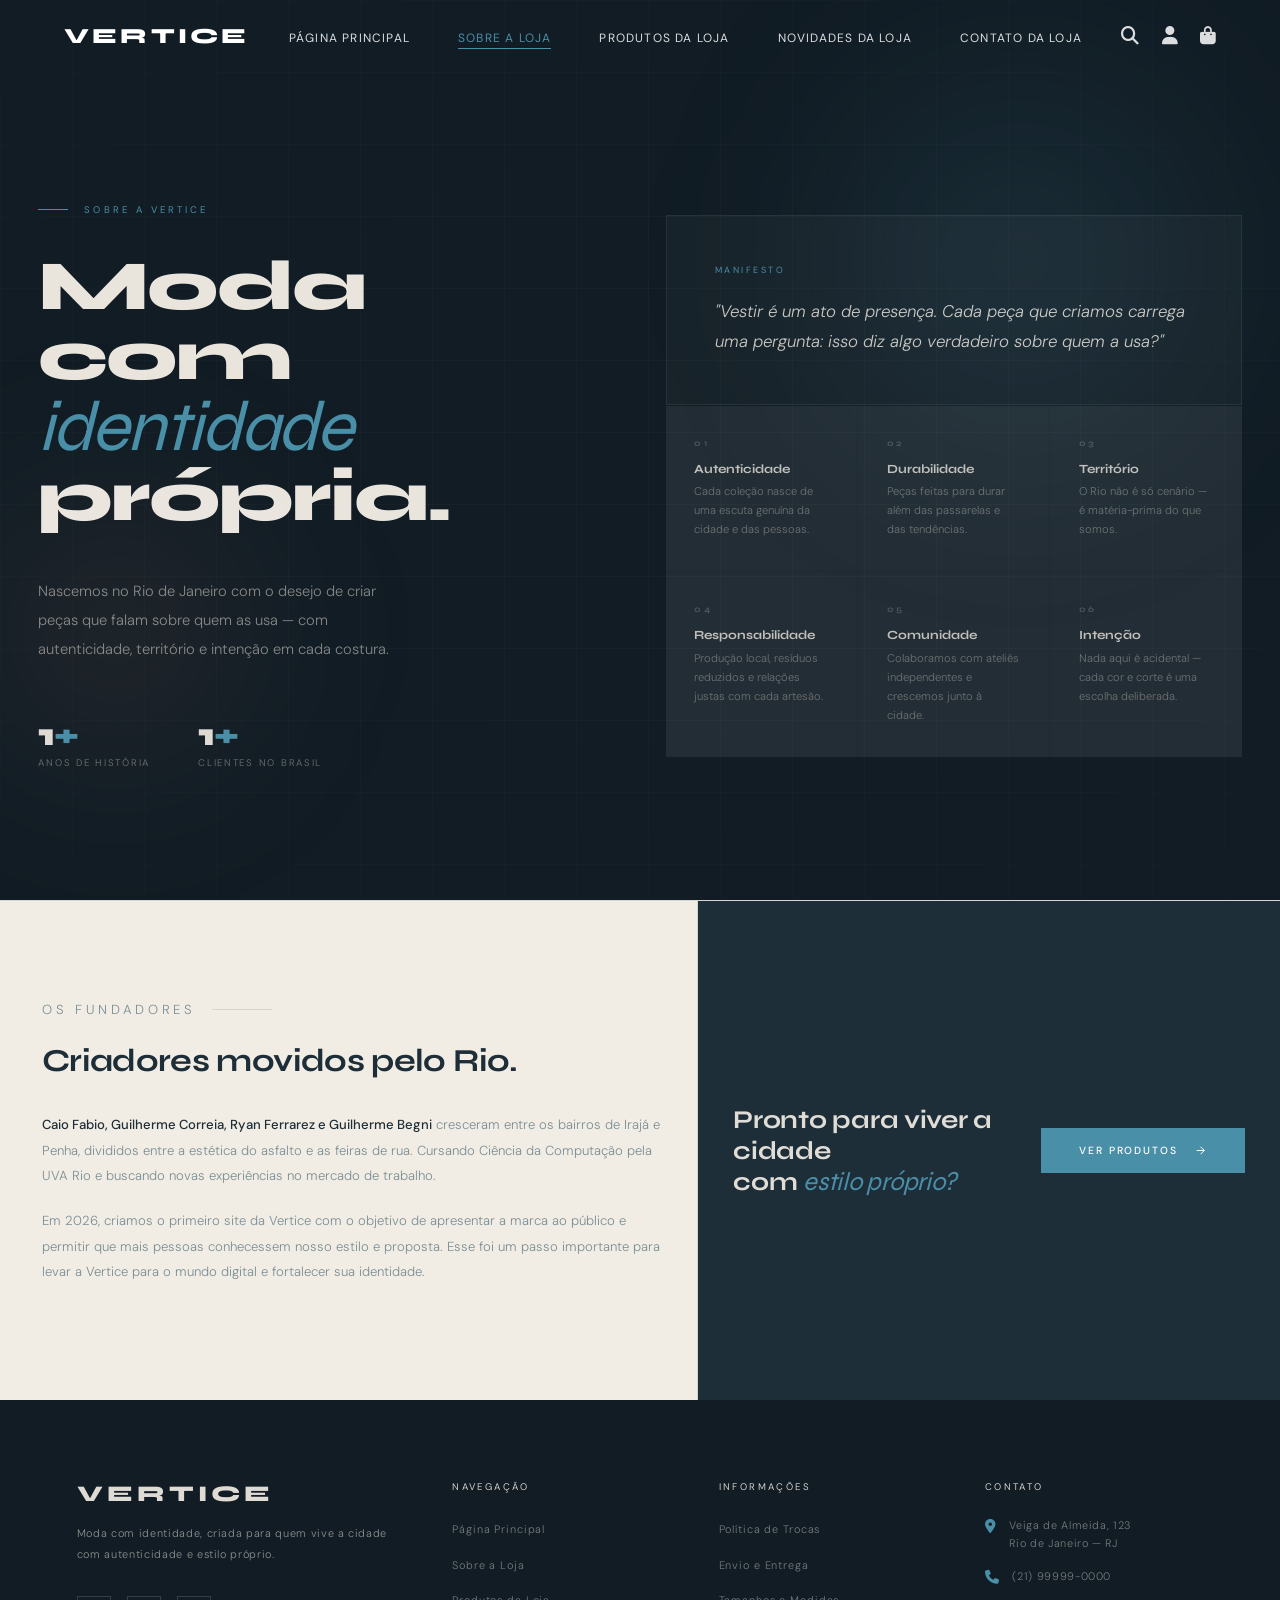
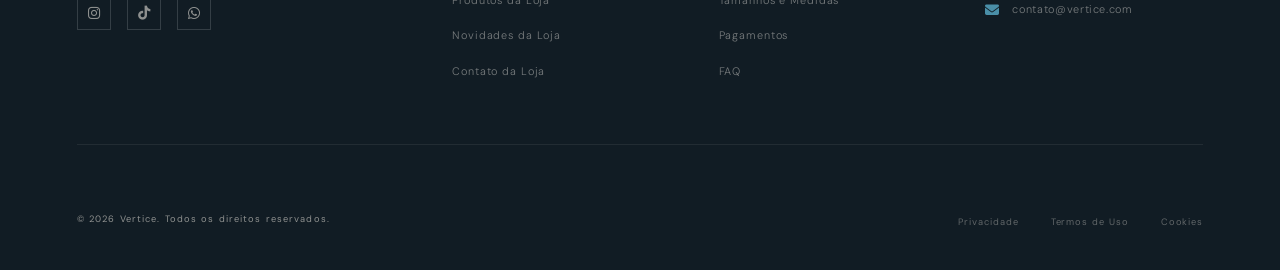
<file: HTML/Sobre.html>
<!doctype html>
<html lang="pt-BR">
  <head>
    <meta charset="UTF-8" />
    <meta name="viewport" content="width=device-width, initial-scale=1.0" />
    <title>VERTICE — Sobre a Loja</title>
    <link
      href="https://fonts.googleapis.com/css2?family=Syne:wght@400;600;700;800&family=DM+Sans:ital,wght@0,300;0,400;0,500;1,300&display=swap"
      rel="stylesheet"
    />
    <link
      rel="stylesheet"
      href="https://cdnjs.cloudflare.com/ajax/libs/font-awesome/6.5.0/css/all.min.css"
    />
    <link rel="stylesheet" href="../CSS/Sobre.css" />
    <script src="../JS/inicio.js" defer></script>
  </head>
  <body>

    <nav id="navbar">
      <a href="../index.html" class="nav-logo">Vertice</a>
      <ul class="nav-links">
        <li><a href="../index.html">Página Principal</a></li>
        <li><a href="Sobre.html" class="active">Sobre a Loja</a></li>
        <li><a href="produtos.html">Produtos da Loja</a></li>
        <li><a href="lancamentos.html">Novidades da Loja</a></li>
        <li><a href="contato.html">Contato da Loja</a></li>
      </ul>
      <div class="nav-icons">
        <button aria-label="Buscar">
          <i class="fa-solid fa-magnifying-glass"></i>
        </button>
        <button aria-label="Conta"><i class="fa-solid fa-user"></i></button>
        <button aria-label="Sacola">
          <i class="fa-solid fa-bag-shopping"></i>
        </button>
      </div>
    </nav>

    <div class="sobre-page">

      <div class="hero-sobre">
        <div class="orb orb-1"></div>
        <div class="orb orb-2"></div>

        <div class="hero-left">
          <p class="hero-label">Sobre a Vertice</p>
          <h1 class="hero-titulo">
            <span class="line"><span>Moda com</span></span>
            <span class="line"
              ><span><em>identidade</em></span></span
            >
            <span class="line"><span>própria.</span></span>
          </h1>
          <p class="hero-desc">
            Nascemos no Rio de Janeiro com o desejo de criar peças que falam
            sobre quem as usa — com autenticidade, território e intenção em cada
            costura.
          </p>
          <div class="stats-row">
            <div>
              <div class="stat-num">1<em>+</em></div>
              <div class="stat-label">Anos de história</div>
            </div>
            <div>
              <div class="stat-num">1<em>+</em></div>
              <div class="stat-label">Clientes no Brasil</div>
            </div>
          </div>
        </div>

        <div class="hero-right">
          <div class="id-card">
            <p class="id-card-tag">Manifesto</p>
            <blockquote>
              "Vestir é um ato de presença. Cada peça que criamos carrega uma
              pergunta: isso diz algo verdadeiro sobre quem a usa?"
            </blockquote>
          </div>
          <div class="valores-strip">
            <div class="valor-cell">
              <p class="vc-num">01</p>
              <p class="vc-title">Autenticidade</p>
              <p class="vc-text">
                Cada coleção nasce de uma escuta genuína da cidade e das
                pessoas.
              </p>
            </div>
            <div class="valor-cell">
              <p class="vc-num">02</p>
              <p class="vc-title">Durabilidade</p>
              <p class="vc-text">
                Peças feitas para durar além das passarelas e das tendências.
              </p>
            </div>
            <div class="valor-cell">
              <p class="vc-num">03</p>
              <p class="vc-title">Território</p>
              <p class="vc-text">
                O Rio não é só cenário — é matéria-prima do que somos.
              </p>
            </div>
            <div class="valor-cell">
              <p class="vc-num">04</p>
              <p class="vc-title">Responsabilidade</p>
              <p class="vc-text">
                Produção local, resíduos reduzidos e relações justas com cada
                artesão.
              </p>
            </div>
            <div class="valor-cell">
              <p class="vc-num">05</p>
              <p class="vc-title">Comunidade</p>
              <p class="vc-text">
                Colaboramos com ateliês independentes e crescemos junto à
                cidade.
              </p>
            </div>
            <div class="valor-cell">
              <p class="vc-num">06</p>
              <p class="vc-title">Intenção</p>
              <p class="vc-text">
                Nada aqui é acidental — cada cor e corte é uma escolha
                deliberada.
              </p>
            </div>
          </div>
        </div>
      </div>

      <div class="sobre-bottom reveal">
        <div class="fundadores-bloco">
          <p class="micro-label">Os Fundadores</p>
          <h2>Criadores movidos pelo Rio.</h2>
          <p>
            <strong
              >Caio Fabio, Guilherme Correia, Ryan Ferrarez e Guilherme
              Begni</strong
            >
            cresceram entre os bairros de Irajá e Penha, divididos entre a
            estética do asfalto e as feiras de rua. Cursando Ciência da
            Computação pela UVA Rio e buscando novas experiências no mercado de
            trabalho.
          </p>
          <p>
            Em 2026, criamos o primeiro site da Vertice com o objetivo de
            apresentar a marca ao público e permitir que mais pessoas
            conhecessem nosso estilo e proposta. Esse foi um passo importante
            para levar a Vertice para o mundo digital e fortalecer sua
            identidade.
          </p>
        </div>


      <div class="cta-bar reveal">
        <p>Pronto para viver a cidade<br />com <em>estilo próprio?</em></p>
        <a href="produtos.html" class="btn-cta">
          Ver produtos
          <svg viewBox="0 0 24 24">
            <line x1="5" y1="12" x2="19" y2="12" />
            <polyline points="12 5 19 12 12 19" />
          </svg>
        </a>
      </div>
    </div>


    <footer id="footer">
      <div class="footer-top">
        <div>
          <p class="footer-brand">Vertice</p>
          <p class="footer-desc">
            Moda com identidade, criada para quem vive a cidade com
            autenticidade e estilo próprio.
          </p>
          <div class="footer-socials">
            <a href="#" aria-label="Instagram"
              ><i class="fa-brands fa-instagram"></i
            ></a>
            <a href="#" aria-label="TikTok"
              ><i class="fa-brands fa-tiktok"></i
            ></a>
            <a href="#" aria-label="WhatsApp"
              ><i class="fa-brands fa-whatsapp"></i
            ></a>
          </div>
        </div>
        <div>
          <p class="footer-col-title">Navegação</p>
          <ul class="footer-links">
            <li><a href="../index.html">Página Principal</a></li>
            <li><a href="Sobre.html">Sobre a Loja</a></li>
            <li><a href="produtos.html">Produtos da Loja</a></li>
            <li><a href="lancamentos.html">Novidades da Loja</a></li>
            <li><a href="contato.html">Contato da Loja</a></li>
          </ul>
        </div>
        <div>
          <p class="footer-col-title">Informações</p>
          <ul class="footer-links">
            <li><a href="#">Política de Trocas</a></li>
            <li><a href="#">Envio e Entrega</a></li>
            <li><a href="#">Tamanhos e Medidas</a></li>
            <li><a href="#">Pagamentos</a></li>
            <li><a href="#">FAQ</a></li>
          </ul>
        </div>
        <div>
          <p class="footer-col-title">Contato</p>
          <div class="footer-contact-item">
            <i class="fa-solid fa-location-dot"></i>
            <span>Veiga de Almeida, 123<br />Rio de Janeiro — RJ</span>
          </div>
          <div class="footer-contact-item">
            <i class="fa-solid fa-phone"></i>
            <span>(21) 99999-0000</span>
          </div>
          <div class="footer-contact-item">
            <i class="fa-solid fa-envelope"></i>
            <span>contato@vertice.com</span>
          </div>
        </div>
      </div>
      <div class="footer-bottom">
        <p class="footer-copy">
          &copy; 2026 Vertice. Todos os direitos reservados.
        </p>
        <ul class="footer-bottom-links">
          <li><a href="#">Privacidade</a></li>
          <li><a href="#">Termos de Uso</a></li>
          <li><a href="#">Cookies</a></li>
        </ul>
      </div>
    </footer>
  </body>
</html>
</file>
<file: CSS/inicio.css>
:root {
  --cream: #f2ede4;
  --warm-white: #f8f6f1;
  --charcoal: #1e2e38;
  --dark: #111c24;
  --stone: #7a8e96;
  --tan: #d9c882;
  --rust: #c4897a;
  --teal: #4a8fa8;
  --border: rgba(30, 46, 56, 0.12);
  --transition: 0.45s cubic-bezier(0.25, 0.46, 0.45, 0.94);
}

*,
*::before,
*::after {
  margin: 0;
  padding: 0;
  box-sizing: border-box;
}

html {
  scroll-behavior: smooth;
}

body {
  font-family: "DM Sans", sans-serif;
  background: var(--warm-white);
  color: var(--charcoal);
  overflow-x: hidden;
}

#navbar {
  position: fixed;
  top: 0;
  left: 0;
  right: 0;
  z-index: 1000;
  padding: 0 5%;
  display: flex;
  align-items: center;
  justify-content: space-between;
  height: 72px;
  background: transparent;
  transition:
    background var(--transition),
    box-shadow var(--transition);
}

#navbar.scrolled {
  background: rgba(248, 246, 241, 0.98);
  box-shadow: 0 2px 40px rgba(30, 46, 56, 0.08);
}

.nav-logo {
  font-family: "Syne", sans-serif;
  font-size: 1.35rem;
  font-weight: 800;
  letter-spacing: 0.15em;
  color: #fff;
  text-decoration: none;
  text-transform: uppercase;
  transition: color var(--transition);
}

#navbar.scrolled .nav-logo {
  color: var(--charcoal);
}

.nav-links {
  display: flex;
  gap: 3rem;
  list-style: none;
}

.nav-links a {
  font-family: "DM Sans", sans-serif;
  font-size: 0.75rem;
  font-weight: 400;
  letter-spacing: 0.1em;
  text-transform: uppercase;
  color: rgba(255, 255, 255, 0.85);
  text-decoration: none;
  position: relative;
  padding-bottom: 3px;
  transition: color var(--transition);
}

#navbar.scrolled .nav-links a {
  color: var(--charcoal);
}

.nav-links a::after {
  content: "";
  position: absolute;
  bottom: 0;
  left: 0;
  width: 0;
  height: 1px;
  background: var(--teal);
  transition: width var(--transition);
}

.nav-links a:hover::after,
.nav-links a.active::after {
  width: 100%;
}
.nav-links a:hover {
  color: var(--teal);
}
.nav-links a.active {
  color: var(--teal);
}

.nav-icons {
  display: flex;
  gap: 1.4rem;
  align-items: center;
}

.nav-icons button {
  background: none;
  border: none;
  cursor: pointer;
  color: rgba(255, 255, 255, 0.85);
  transition: color var(--transition);
  display: flex;
  align-items: center;
}

#navbar.scrolled .nav-icons button {
  color: var(--charcoal);
}

.nav-icons button:hover {
  color: var(--rust);
}
.nav-icons svg {
  width: 18px;
  height: 18px;
  stroke-width: 1.4;
}

.nav-icons i {
  font-size: 18px;
}

.hero {
  position: relative;
  height: 100vh;
  min-height: 600px;
  overflow: hidden;
  display: flex;
  align-items: flex-end;
  background: url("../IMG/upscaler.jpg") center 1% / cover;
  image-rendering: high-quality;
}

.hero-overlay {
  position: absolute;
  inset: 0;
  background: linear-gradient(
    to right,
    rgba(20, 35, 45, 0.68) 0%,
    rgba(18, 30, 40, 0.38) 55%,
    rgba(15, 26, 36, 0.08) 100%
  );
}

.hero-content {
  position: relative;
  z-index: 2;
  padding: 0 6% 9vh;
  max-width: 580px;
  animation: fadeUp 1s cubic-bezier(0.22, 1, 0.36, 1) 0.2s both;
}

@keyframes fadeUp {
  from {
    opacity: 0;
    transform: translateY(30px);
  }
  to {
    opacity: 1;
    transform: translateY(0);
  }
}

.hero-label {
  font-size: 0.62rem;
  letter-spacing: 0.3em;
  text-transform: uppercase;
  color: var(--tan);
  margin-bottom: 1.5rem;
  display: flex;
  align-items: center;
  gap: 1rem;
  animation: fadeUp 1s cubic-bezier(0.22, 1, 0.36, 1) 0.4s both;
}

.hero-label::before {
  content: "";
  display: block;
  width: 40px;
  height: 1px;
  background: var(--tan);
}

.hero-title {
  font-family: "Syne", sans-serif;
  font-size: clamp(3rem, 6.5vw, 5.8rem);
  font-weight: 700;
  line-height: 1;
  letter-spacing: -0.02em;
  color: #fff;
  margin-bottom: 1.8rem;
  animation: fadeUp 1s cubic-bezier(0.22, 1, 0.36, 1) 0.5s both;
}

.hero-title em {
  font-style: italic;
  color: var(--tan);
}

.hero-sub {
  font-size: 0.72rem;
  font-weight: 300;
  letter-spacing: 0.12em;
  color: rgba(245, 240, 232, 0.72);
  line-height: 1.9;
  max-width: 380px;
  margin-bottom: 3rem;
  animation: fadeUp 1s cubic-bezier(0.22, 1, 0.36, 1) 0.6s both;
}

.hero-cta {
  display: inline-flex;
  align-items: center;
  gap: 1rem;
  font-size: 0.65rem;
  font-weight: 400;
  letter-spacing: 0.22em;
  text-transform: uppercase;
  color: var(--warm-white);
  background: var(--charcoal);
  padding: 1.1rem 2.5rem;
  text-decoration: none;
  position: relative;
  overflow: hidden;
  transition: color var(--transition);
  animation: fadeUp 1s cubic-bezier(0.22, 1, 0.36, 1) 0.7s both;
}

.hero-cta::before {
  content: "";
  position: absolute;
  inset: 0;
  background: var(--teal);
  transform: translateX(-101%);
  transition: transform var(--transition);
}

.hero-cta:hover::before {
  transform: translateX(0);
}
.hero-cta span {
  position: relative;
  z-index: 1;
}
.hero-cta svg {
  position: relative;
  z-index: 1;
  width: 16px;
  height: 16px;
  stroke: currentColor;
  stroke-width: 1.5;
  fill: none;
}

.hero-scroll {
  position: absolute;
  bottom: 3rem;
  left: 50%;
  transform: translateX(-50%);
  display: flex;
  flex-direction: column;
  align-items: center;
  gap: 0.5rem;
  font-size: 1rem;
  letter-spacing: 0.25em;
  color: rgb(245, 240, 232);
  animation: bounce 2.2s ease-in-out infinite;
}

.hero-scroll-line {
  width: 1px;
  height: 50px;
  background: linear-gradient(to bottom, var(--teal), transparent);
}

@keyframes bounce {
  0%,
  100% {
    transform: translateX(-50%) translateY(0);
  }
  50% {
    transform: translateX(-50%) translateY(6px);
  }
}

.marquee-wrap {
  background: var(--charcoal);
  overflow: hidden;
  padding: 1rem 0;
  border-top: 1px solid rgba(255, 255, 255, 0.06);
}

.marquee-track {
  display: flex;
  width: max-content;
  animation: marquee 22s linear infinite;
}

@keyframes marquee {
  from {
    transform: translateX(0);
  }
  to {
    transform: translateX(-50%);
  }
}

.marquee-item {
  font-family: "Syne", sans-serif;
  font-size: 0.75rem;
  font-weight: 400;
  letter-spacing: 0.25em;
  text-transform: uppercase;
  color: rgba(255, 255, 255, 0.45);
  white-space: nowrap;
  padding: 0 2.5rem;
}

.marquee-item span {
  color: var(--tan);
  margin: 0 0.8rem;
}

section {
  padding: 7rem 6%;
}

.section-label {
  font-size: 0.6rem;
  letter-spacing: 0.3em;
  text-transform: uppercase;
  color: var(--rust);
  margin-bottom: 1rem;
  display: flex;
  align-items: center;
  gap: 1rem;
}

.section-label::before {
  content: "";
  width: 30px;
  height: 1px;
  background: var(--rust);
}

.section-title {
  font-family: "Syne", sans-serif;
  font-size: clamp(2rem, 4vw, 3rem);
  font-weight: 700;
  line-height: 1.1;
  color: var(--charcoal);
  margin-bottom: 1rem;
}

.section-title em {
  font-style: italic;
  color: var(--rust);
}

.categories {
  background: var(--warm-white);
}

.categories-header {
  display: flex;
  justify-content: space-between;
  align-items: flex-end;
  margin-bottom: 3.5rem;
}

.categories-header .view-all {
  font-size: 0.62rem;
  letter-spacing: 0.2em;
  text-transform: uppercase;
  color: var(--stone);
  text-decoration: none;
  border-bottom: 1px solid var(--border);
  padding-bottom: 2px;
  transition:
    color var(--transition),
    border-color var(--transition);
}

.categories-header .view-all:hover {
  color: var(--teal);
  border-color: var(--teal);
}

.categories-grid {
  display: grid;
  grid-template-columns: 1.4fr 1fr 1fr;
  grid-template-rows: 340px 260px;
  gap: 1.2rem;
}

.cat-card {
  position: relative;
  overflow: hidden;
  cursor: pointer;
}

.cat-card:first-child {
  grid-row: 1 / 3;
}

.cat-card-img {
  width: 100%;
  height: 100%;
  object-fit: cover;
  background-color: var(--cream);
  background-size: cover;
  background-position: center;
  transition: transform 0.7s cubic-bezier(0.25, 0.46, 0.45, 0.94);
}

.cat-card:hover .cat-card-img {
  transform: scale(1.05);
}

.cat-card-overlay {
  position: absolute;
  inset: 0;
  background: linear-gradient(
    to top,
    rgba(20, 35, 45, 0.75) 0%,
    transparent 55%
  );
  transition: opacity var(--transition);
}

.cat-card:hover .cat-card-overlay {
  background: linear-gradient(
    to top,
    rgba(20, 35, 45, 0.88) 0%,
    transparent 45%
  );
}

.cat-card-body {
  position: absolute;
  bottom: 0;
  left: 0;
  right: 0;
  padding: 2rem 1.8rem;
}

.cat-tag {
  font-size: 0.55rem;
  letter-spacing: 0.25em;
  text-transform: uppercase;
  color: var(--tan);
  margin-bottom: 0.5rem;
}

.cat-name {
  font-family: "Syne", sans-serif;
  font-size: 1.35rem;
  font-weight: 700;
  color: #fff;
  line-height: 1.1;
  margin-bottom: 0.8rem;
}

.cat-link {
  display: inline-flex;
  align-items: center;
  gap: 0.5rem;
  font-size: 0.58rem;
  letter-spacing: 0.18em;
  text-transform: uppercase;
  color: rgba(255, 255, 255, 0.65);
  text-decoration: none;
  transition:
    color var(--transition),
    gap var(--transition);
}

.cat-link:hover {
  color: var(--teal);
  gap: 0.9rem;
}
.cat-link svg {
  width: 12px;
  height: 12px;
  stroke: currentColor;
  fill: none;
  stroke-width: 1.5;
}

.bg-urban {
  background: url("https://images.unsplash.com/photo-1529391409740-59f2cea08bc6?w=800&q=80")
    center / cover;
}
.bg-denim {
  background: url("https://images.unsplash.com/photo-1541099649105-f69ad21f3246?w=600&q=80")
    center / cover;
}
.bg-suit {
  background: url("https://images.unsplash.com/photo-1507003211169-0a1dd7228f2d?w=600&q=80")
    center top / cover;
}
.bg-acc {
  background: url("https://images.unsplash.com/photo-1584917865442-de89df76afd3?w=600&q=80")
    center / cover;
}

.featured {
  background: var(--cream);
}

.featured-header {
  display: flex;
  justify-content: space-between;
  align-items: flex-end;
  margin-bottom: 3.5rem;
}

.featured-header .view-all {
  font-size: 0.62rem;
  letter-spacing: 0.2em;
  text-transform: uppercase;
  color: var(--stone);
  text-decoration: none;
  border-bottom: 1px solid var(--border);
  padding-bottom: 2px;
  transition:
    color var(--transition),
    border-color var(--transition);
}

.featured-header .view-all:hover {
  color: var(--teal);
  border-color: var(--teal);
}

.products-grid {
  display: grid;
  grid-template-columns: repeat(4, 1fr);
  gap: 1.5rem;
}

.product-card {
  cursor: pointer;
}

.product-card-img-wrap {
  position: relative;
  overflow: hidden;
  height: 380px;
  background: var(--warm-white);
  margin-bottom: 1.2rem;
}

.product-card-img {
  width: 100%;
  height: 100%;
  background-size: cover;
  background-position: center top;
  transition: transform 0.7s cubic-bezier(0.25, 0.46, 0.45, 0.94);
}

.product-card:hover .product-card-img {
  transform: scale(1.05);
}

.product-badge {
  position: absolute;
  top: 1rem;
  left: 1rem;
  font-size: 0.5rem;
  letter-spacing: 0.2em;
  text-transform: uppercase;
  color: var(--warm-white);
  background: var(--rust);
  padding: 0.35rem 0.8rem;
}

.product-wishlist {
  position: absolute;
  top: 1rem;
  right: 1rem;
  width: 36px;
  height: 36px;
  background: rgba(248, 246, 241, 0.92);
  border: none;
  cursor: pointer;
  display: flex;
  align-items: center;
  justify-content: center;
  opacity: 0;
  transition:
    opacity var(--transition),
    transform var(--transition);
  transform: translateY(-6px);
}

.product-card:hover .product-wishlist {
  opacity: 1;
  transform: translateY(0);
}

.product-wishlist svg {
  width: 15px;
  height: 15px;
  stroke: var(--charcoal);
  fill: none;
  stroke-width: 1.5;
}

.product-wishlist i {
  font-size: 15px;
  color: var(--charcoal);
}

.product-cta-wrap {
  position: absolute;
  bottom: 0;
  left: 0;
  right: 0;
  padding: 1rem;
  background: var(--charcoal);
  transform: translateY(100%);
  transition: transform var(--transition);
  text-align: center;
}

.product-card:hover .product-cta-wrap {
  transform: translateY(0);
}

.product-cta-btn {
  font-family: "DM Sans", sans-serif;
  font-size: 0.6rem;
  letter-spacing: 0.2em;
  text-transform: uppercase;
  color: var(--warm-white);
  background: none;
  border: none;
  cursor: pointer;
  width: 100%;
}

.product-info {
  padding: 0 0.2rem;
}

.product-brand {
  font-size: 0.55rem;
  letter-spacing: 0.2em;
  text-transform: uppercase;
  color: var(--stone);
  margin-bottom: 0.3rem;
}

.product-name {
  font-family: "Syne", sans-serif;
  font-size: 1rem;
  font-weight: 600;
  color: var(--charcoal);
  margin-bottom: 0.5rem;
}

.product-price {
  font-size: 0.78rem;
  font-weight: 300;
  letter-spacing: 0.1em;
  color: var(--charcoal);
}

.product-price s {
  color: var(--stone);
  margin-right: 0.6rem;
  font-weight: 300;
}

.product-price .sale {
  color: var(--rust);
}

.editorial {
  background: var(--dark);
  padding: 7rem 6%;
  display: grid;
  grid-template-columns: 1fr 1fr;
  gap: 6rem;
  align-items: center;
}

.editorial-visual {
  position: relative;
}

.editorial-img {
  width: 100%;
  height: 500px;
  background: url("../IMG/logo\ vertice\ wallpaper.jpg") center center / cover
    no-repeat;
  background-size: 200%;
  background-position: center;
  filter: none;
}

.editorial-accent {
  position: absolute;
  bottom: -1.5rem;
  right: -1.5rem;
  width: 60%;
  height: 60%;
  border: 1px solid rgba(74, 143, 168, 0.35);
  pointer-events: none;
}

.editorial-text {
  color: var(--cream);
}
.editorial-text .section-label {
  color: var(--teal);
}
.editorial-text .section-label::before {
  background: var(--teal);
}
.editorial-text .section-title {
  color: #fff;
  margin-bottom: 1.5rem;
}

.editorial-body {
  font-size: 0.75rem;
  font-weight: 300;
  letter-spacing: 0.08em;
  line-height: 2;
  color: rgba(245, 240, 232, 0.62);
  margin-bottom: 2.5rem;
}

.editorial-cta {
  display: inline-flex;
  align-items: center;
  gap: 1rem;
  font-size: 0.62rem;
  letter-spacing: 0.22em;
  text-transform: uppercase;
  color: var(--charcoal);
  background: var(--teal);
  padding: 1rem 2rem;
  text-decoration: none;
  cursor: pointer;
  transition: background var(--transition);
}

.editorial-cta:hover {
  background: var(--tan);
}
.editorial-cta svg {
  width: 14px;
  height: 14px;
  stroke: currentColor;
  fill: none;
  stroke-width: 1.5;
}

.novidades {
  background: var(--warm-white);
}

.news-grid {
  display: grid;
  grid-template-columns: repeat(3, 1fr);
  gap: 2.5rem;
  margin-top: 3.5rem;
}

.news-card {
  cursor: pointer;
}

.news-card-img {
  height: 280px;
  margin-bottom: 1.5rem;
  overflow: hidden;
  position: relative;
}

.news-card-img-inner {
  width: 100%;
  height: 100%;
  background-size: cover;
  background-position: center;
  transition: transform 0.7s cubic-bezier(0.25, 0.46, 0.45, 0.94);
}

.news-card:hover .news-card-img-inner {
  transform: scale(1.06);
}

.news-tag {
  font-size: 0.55rem;
  letter-spacing: 0.2em;
  text-transform: uppercase;
  color: var(--rust);
  margin-bottom: 0.6rem;
}

.news-title {
  font-family: "Syne", sans-serif;
  font-size: 1.2rem;
  font-weight: 700;
  color: var(--charcoal);
  line-height: 1.25;
  margin-bottom: 0.7rem;
}

.news-excerpt {
  font-size: 0.68rem;
  font-weight: 300;
  letter-spacing: 0.06em;
  line-height: 1.85;
  color: var(--stone);
  margin-bottom: 1.2rem;
}

.news-link {
  font-size: 0.58rem;
  letter-spacing: 0.2em;
  text-transform: uppercase;
  color: var(--charcoal);
  text-decoration: none;
  border-bottom: 1px solid var(--charcoal);
  padding-bottom: 2px;
  transition:
    color var(--transition),
    border-color var(--transition);
}

.news-link:hover {
  color: var(--teal);
  border-color: var(--teal);
}

.newsletter {
  background: var(--cream);
  text-align: center;
  padding: 7rem 6%;
}

.newsletter .section-label {
  justify-content: center;
}
.newsletter .section-label::before {
  display: none;
}
.newsletter .section-title {
  margin-bottom: 1rem;
}

.newsletter-sub {
  font-size: 0.72rem;
  font-weight: 300;
  letter-spacing: 0.1em;
  color: var(--stone);
  margin-bottom: 3rem;
}

.newsletter-form {
  display: flex;
  max-width: 480px;
  margin: 0 auto;
  border: 1px solid var(--charcoal);
}

.newsletter-form input {
  flex: 1;
  background: none;
  border: none;
  outline: none;
  padding: 1.1rem 1.5rem;
  font-family: "DM Sans", sans-serif;
  font-size: 0.68rem;
  letter-spacing: 0.1em;
  color: var(--charcoal);
}

.newsletter-form input::placeholder {
  color: var(--stone);
}

.newsletter-form button {
  background: var(--charcoal);
  border: none;
  padding: 1.1rem 1.8rem;
  font-family: "DM Sans", sans-serif;
  font-size: 0.6rem;
  letter-spacing: 0.2em;
  text-transform: uppercase;
  color: var(--warm-white);
  cursor: pointer;
  transition: background var(--transition);
}

.newsletter-form button:hover {
  background: var(--teal);
}

#footer {
  background: var(--dark);
  color: rgba(245, 240, 232, 0.55);
  padding: 5rem 6% 2.5rem;
}

.footer-top {
  display: grid;
  grid-template-columns: 1.5fr 1fr 1fr 1fr;
  gap: 3rem;
  margin-bottom: 4rem;
  padding-bottom: 4rem;
  border-bottom: 1px solid rgba(255, 255, 255, 0.07);
}

.footer-brand {
  font-family: "Syne", sans-serif;
  font-size: 1.4rem;
  font-weight: 800;
  letter-spacing: 0.18em;
  color: rgba(245, 240, 232, 0.9);
  text-transform: uppercase;
  margin-bottom: 1rem;
}

.footer-desc {
  font-size: 0.68rem;
  font-weight: 300;
  letter-spacing: 0.06em;
  line-height: 1.9;
  margin-bottom: 2rem;
}

.footer-socials {
  display: flex;
  gap: 1rem;
}

.footer-socials a {
  width: 34px;
  height: 34px;
  border: 1px solid rgba(255, 255, 255, 0.15);
  display: flex;
  align-items: center;
  justify-content: center;
  color: rgba(245, 240, 232, 0.55);
  text-decoration: none;
  cursor: pointer;
  transition:
    border-color var(--transition),
    color var(--transition);
}

.footer-socials a:hover {
  border-color: var(--teal);
  color: var(--teal);
}

.footer-socials svg {
  width: 14px;
  height: 14px;
  stroke: currentColor;
  fill: none;
  stroke-width: 1.5;
}

.footer-socials i {
  font-size: 14px;
}

.footer-col-title {
  font-size: 0.6rem;
  letter-spacing: 0.25em;
  text-transform: uppercase;
  color: rgba(245, 240, 232, 0.85);
  margin-bottom: 1.5rem;
}

.footer-links {
  list-style: none;
  display: flex;
  flex-direction: column;
  gap: 0.9rem;
}

.footer-links a {
  font-size: 0.68rem;
  font-weight: 300;
  letter-spacing: 0.08em;
  color: rgba(245, 240, 232, 0.45);
  text-decoration: none;
  cursor: pointer;
  transition: color var(--transition);
}

.footer-links a:hover {
  color: var(--teal);
}

.footer-contact-item {
  display: flex;
  align-items: flex-start;
  gap: 0.8rem;
  font-size: 0.68rem;
  font-weight: 300;
  letter-spacing: 0.06em;
  line-height: 1.6;
  margin-bottom: 1rem;
  color: rgba(245, 240, 232, 0.45);
}

.footer-contact-item svg {
  width: 14px;
  height: 14px;
  stroke: var(--teal);
  fill: none;
  stroke-width: 1.5;
  flex-shrink: 0;
  margin-top: 2px;
}

.footer-contact-item i {
  font-size: 14px;
  color: var(--teal);
  flex-shrink: 0;
  margin-top: 2px;
}

.footer-bottom {
  display: flex;
  justify-content: space-between;
  align-items: center;
}

.footer-copy {
  font-size: 0.58rem;
  letter-spacing: 0.12em;
}

.footer-bottom-links {
  display: flex;
  gap: 2rem;
  list-style: none;
}

.footer-bottom-links a {
  font-size: 0.58rem;
  letter-spacing: 0.1em;
  color: rgba(245, 240, 232, 0.35);
  text-decoration: none;
  cursor: pointer;
  transition: color var(--transition);
}

.footer-bottom-links a:hover {
  color: var(--teal);
}

.reveal {
  opacity: 0;
  transform: translateY(28px);
  transition:
    opacity 0.8s cubic-bezier(0.22, 1, 0.36, 1),
    transform 0.8s cubic-bezier(0.22, 1, 0.36, 1);
}

.reveal.visible {
  opacity: 1;
  transform: translateY(0);
}

.nav-hamburger {
  display: none;
  flex-direction: column;
  justify-content: center;
  gap: 5px;
  background: none;
  border: none;
  cursor: pointer;
  padding: 4px;
  z-index: 1001;
}

.nav-hamburger span {
  display: block;
  width: 22px;
  height: 2px;
  background: rgba(255, 255, 255, 0.85);
  border-radius: 2px;
  transition:
    transform 0.35s ease,
    opacity 0.25s ease,
    background var(--transition);
}

#navbar.scrolled .nav-hamburger span {
  background: var(--charcoal);
}

#navbar.menu-open .nav-hamburger span:nth-child(1) {
  transform: translateY(7px) rotate(45deg);
}
#navbar.menu-open .nav-hamburger span:nth-child(2) {
  opacity: 0;
  transform: scaleX(0);
}
#navbar.menu-open .nav-hamburger span:nth-child(3) {
  transform: translateY(-7px) rotate(-45deg);
}

@media (max-width: 900px) {
  .nav-hamburger {
    display: flex;
  }

  .nav-links {
    position: fixed !important;
    top: 72px !important;
    left: 0 !important;
    right: 0 !important;
    bottom: 0 !important;
    background: var(--dark, #111c24) !important;
    flex-direction: column !important;
    align-items: center !important;
    justify-content: center !important;
    gap: 2.5rem !important;
    opacity: 0;
    pointer-events: none;
    transform: translateY(-12px);
    transition:
      opacity 0.35s ease,
      transform 0.35s ease;
    z-index: 999;
  }

  #navbar.menu-open .nav-links {
    opacity: 1 !important;
    pointer-events: all !important;
    transform: translateY(0) !important;
  }

  .nav-links a {
    font-size: 1.1rem !important;
    letter-spacing: 0.2em !important;
    color: rgba(245, 240, 232, 0.85) !important;
  }

  .nav-links a.active,
  .nav-links a:hover {
    color: var(--teal) !important;
  }
  .categories-grid {
    grid-template-columns: 1fr 1fr;
    grid-template-rows: auto;
  }
  .cat-card:first-child {
    grid-row: auto;
  }
  .products-grid {
    grid-template-columns: 1fr 1fr;
  }
  .editorial {
    grid-template-columns: 1fr;
  }
  .editorial-img {
    height: 350px;
  }
  .news-grid {
    grid-template-columns: 1fr;
  }
  .footer-top {
    grid-template-columns: 1fr 1fr;
  }
}

@media (max-width: 600px) {
  .products-grid {
    grid-template-columns: 1fr;
  }
  .footer-top {
    grid-template-columns: 1fr;
  }
}

@media (max-width: 600px) {
  .hero-title {
    font-size: 2.6rem;
  }
  .hero-sub {
    font-size: 0.68rem;
  }
  .hero-cta {
    width: 100%;
    justify-content: center;
  }
  .featured-header {
    flex-direction: column;
    gap: 1rem;
  }
  .editorial {
    padding: 4rem 5%;
  }
  .editorial-img {
    height: 250px;
  }
  .footer-bottom {
    flex-direction: column;
    gap: 1rem;
    text-align: center;
  }
  .footer-bottom-links {
    flex-wrap: wrap;
    justify-content: center;
    gap: 1rem;
  }
}
</file>
<file: CSS/contato.css>
:root {
  --cream: #f2ede4;
  --warm-white: #f8f6f1;
  --charcoal: #1e2e38;
  --dark: #111c24;
  --stone: #7a8e96;
  --tan: #d9c882;
  --rust: #c4897a;
  --teal: #4a8fa8;
  --border: rgba(30, 46, 56, 0.12);
  --border-solid: rgba(30, 46, 56, 0.18);
  --transition: 0.45s cubic-bezier(0.25, 0.46, 0.45, 0.94);
}

*,
*::before,
*::after {
  margin: 0;
  padding: 0;
  box-sizing: border-box;
}
html {
  scroll-behavior: smooth;
}

body {
  font-family: "DM Sans", sans-serif;
  background: var(--warm-white);
  color: var(--charcoal);
  overflow-x: hidden;
}

#navbar {
  position: fixed;
  top: 0;
  left: 0;
  right: 0;
  z-index: 1000;
  padding: 0 5%;
  display: flex;
  align-items: center;
  justify-content: space-between;
  height: 72px;
  background: transparent;
  transition:
    background var(--transition),
    box-shadow var(--transition);
}

#navbar.scrolled {
  background: rgba(248, 246, 241, 0.98);
  -webkit-backdrop-filter: blur(12px);
  backdrop-filter: blur(12px);
  box-shadow: 0 2px 40px rgba(30, 46, 56, 0.08);
}

.nav-logo {
  font-family: "Syne", sans-serif;
  font-size: 1.35rem;
  font-weight: 800;
  letter-spacing: 0.15em;
  color: #fff;
  text-decoration: none;
  text-transform: uppercase;
  transition: color var(--transition);
}

#navbar.scrolled .nav-logo {
  color: var(--charcoal);
}

.nav-links {
  display: flex;
  gap: 3rem;
  list-style: none;
}

.nav-links a {
  font-family: "DM Sans", sans-serif;
  font-size: 0.75rem;
  font-weight: 400;
  letter-spacing: 0.1em;
  text-transform: uppercase;
  color: rgba(255, 255, 255, 0.85);
  text-decoration: none;
  position: relative;
  padding-bottom: 3px;
  transition: color var(--transition);
}

#navbar.scrolled .nav-links a {
  color: var(--charcoal);
}

.nav-links a::after {
  content: "";
  position: absolute;
  bottom: 0;
  left: 0;
  width: 0;
  height: 1px;
  background: var(--teal);
  transition: width var(--transition);
}

.nav-links a:hover::after,
.nav-links a.active::after {
  width: 100%;
}

.nav-links a:hover,
.nav-links a.active {
  color: var(--teal);
}

.nav-icons {
  display: flex;
  gap: 1.4rem;
  align-items: center;
}

.nav-icons button {
  background: none;
  border: none;
  cursor: pointer;
  color: rgba(255, 255, 255, 0.85);
  transition: color var(--transition);
  display: flex;
  align-items: center;
}

#navbar.scrolled .nav-icons button {
  color: var(--charcoal);
}
.nav-icons button:hover {
  color: var(--rust);
}
.nav-icons i {
  font-size: 18px;
}

.contato-hero {
  min-height: 52vh;
  background: var(--charcoal);
  display: flex;
  align-items: flex-end;
  padding: 0 6% 5rem;
  position: relative;
  overflow: hidden;
}

.contato-hero::before {
  content: "";
  position: absolute;
  inset: 0;
  background-image:
    linear-gradient(rgba(255, 255, 255, 0.025) 1px, transparent 1px),
    linear-gradient(90deg, rgba(255, 255, 255, 0.025) 1px, transparent 1px);
  background-size: 72px 72px;
  -webkit-mask-image: radial-gradient(
    ellipse 100% 100% at 50% 50%,
    black 20%,
    transparent 100%
  );
  mask-image: radial-gradient(
    ellipse 100% 100% at 50% 50%,
    black 20%,
    transparent 100%
  );
  pointer-events: none;
}

.hero-bg-texto {
  position: absolute;
  bottom: -2rem;
  right: -1rem;
  font-family: "Syne", sans-serif;
  font-weight: 800;
  font-size: clamp(120px, 18vw, 220px);
  color: rgba(74, 143, 168, 0.05);
  line-height: 1;
  text-transform: uppercase;
  pointer-events: none;
  -webkit-user-select: none;
  user-select: none;
  letter-spacing: -6px;
}

.contato-hero-inner {
  position: relative;
  z-index: 2;
  padding-top: 72px;
}

.hero-label {
  font-size: 0.6rem;
  letter-spacing: 0.3em;
  text-transform: uppercase;
  color: var(--teal);
  margin-bottom: 1.5rem;
  display: flex;
  align-items: center;
  gap: 1rem;
  opacity: 0;
  animation: fadeUp 0.8s cubic-bezier(0.22, 1, 0.36, 1) 0.2s forwards;
}

.hero-label::before {
  content: "";
  width: 30px;
  height: 1px;
  background: var(--teal);
}

.hero-title {
  font-family: "Syne", sans-serif;
  font-size: clamp(3rem, 6.5vw, 5.8rem);
  font-weight: 800;
  line-height: 1;
  letter-spacing: -0.03em;
  color: #fff;
  opacity: 0;
  animation: fadeUp 0.9s cubic-bezier(0.22, 1, 0.36, 1) 0.35s forwards;
}

.hero-title em {
  font-style: italic;
  font-weight: 400;
  color: var(--tan);
}

@keyframes fadeUp {
  from {
    opacity: 0;
    transform: translateY(24px);
  }
  to {
    opacity: 1;
    transform: translateY(0);
  }
}

.contato-body {
  display: grid;
  grid-template-columns: 1fr 1.4fr;
  min-height: 60vh;
}

.contato-info {
  background: var(--cream);
  padding: 5rem 6%;
  border-right: 1px solid var(--border-solid);
  display: flex;
  flex-direction: column;
  gap: 3.5rem;
}

.info-intro {
  font-size: 0.82rem;
  font-weight: 300;
  line-height: 1.95;
  color: var(--stone);
  max-width: 340px;
}

.info-bloco {
  display: flex;
  flex-direction: column;
  gap: 1.8rem;
}

.info-item {
  display: flex;
  align-items: flex-start;
  gap: 1.2rem;
}

.info-item-icone {
  width: 40px;
  height: 40px;
  background: var(--warm-white);
  border: 1px solid var(--border-solid);
  display: flex;
  align-items: center;
  justify-content: center;
  flex-shrink: 0;
  transition:
    background var(--transition),
    border-color var(--transition);
}

.info-item:hover .info-item-icone {
  background: var(--teal);
  border-color: var(--teal);
}

.info-item-icone i {
  font-size: 15px;
  color: var(--teal);
  transition: color var(--transition);
}

.info-item:hover .info-item-icone i {
  color: #fff;
}

.info-item-texto {
  display: flex;
  flex-direction: column;
  gap: 0.25rem;
}

.info-item-label {
  font-size: 0.56rem;
  letter-spacing: 0.25em;
  text-transform: uppercase;
  color: var(--stone);
}

.info-item-valor {
  font-family: "Syne", sans-serif;
  font-size: 0.9rem;
  font-weight: 600;
  color: var(--charcoal);
  line-height: 1.4;
}

.info-redes {
  display: flex;
  flex-direction: column;
  gap: 1rem;
}

.info-redes-titulo {
  font-size: 0.56rem;
  letter-spacing: 0.25em;
  text-transform: uppercase;
  color: var(--stone);
  margin-bottom: 0.2rem;
}

.redes-lista {
  display: flex;
  gap: 0.8rem;
}

.rede-btn {
  width: 38px;
  height: 38px;
  border: 1px solid var(--border-solid);
  background: none;
  display: flex;
  align-items: center;
  justify-content: center;
  color: var(--stone);
  text-decoration: none;
  cursor: pointer;
  transition:
    background var(--transition),
    border-color var(--transition),
    color var(--transition);
}

.rede-btn:hover {
  background: var(--teal);
  border-color: var(--teal);
  color: #fff;
}

.rede-btn i {
  font-size: 15px;
}

.contato-form-wrap {
  background: var(--warm-white);
  padding: 5rem 6%;
  display: flex;
  flex-direction: column;
  justify-content: center;
}

.form-header {
  margin-bottom: 2.5rem;
}

.form-label-topo {
  font-size: 0.58rem;
  letter-spacing: 0.28em;
  text-transform: uppercase;
  color: var(--rust);
  display: flex;
  align-items: center;
  gap: 1rem;
  margin-bottom: 0.8rem;
}

.form-label-topo::before {
  content: "";
  width: 30px;
  height: 1px;
  background: var(--rust);
}

.form-titulo {
  font-family: "Syne", sans-serif;
  font-size: clamp(1.6rem, 3vw, 2.4rem);
  font-weight: 700;
  color: var(--charcoal);
  line-height: 1.15;
  letter-spacing: -0.02em;
}

.form-titulo em {
  font-style: italic;
  color: var(--teal);
  font-weight: 400;
}

.form-grid {
  display: grid;
  grid-template-columns: 1fr 1fr;
  gap: 1.2rem;
}

.form-grupo {
  display: flex;
  flex-direction: column;
  gap: 0.5rem;
}
.form-grupo.full {
  grid-column: 1 / -1;
}

.form-grupo label {
  font-size: 0.58rem;
  letter-spacing: 0.2em;
  text-transform: uppercase;
  color: var(--stone);
}

.form-grupo input,
.form-grupo select,
.form-grupo textarea {
  background: var(--cream);
  border: 1px solid var(--border-solid);
  outline: none;
  padding: 0.9rem 1.1rem;
  font-family: "DM Sans", sans-serif;
  font-size: 0.8rem;
  color: var(--charcoal);
  width: 100%;
  transition:
    border-color var(--transition),
    background var(--transition);
  -webkit-appearance: none;
  appearance: none;
  border-radius: 0;
}

.form-grupo input::placeholder,
.form-grupo textarea::placeholder {
  color: var(--stone);
}

.form-grupo input:focus,
.form-grupo select:focus,
.form-grupo textarea:focus {
  border-color: var(--teal);
  background: #fff;
}

.form-grupo textarea {
  resize: vertical;
  min-height: 130px;
  line-height: 1.7;
}

.form-grupo select {
  background-image: url("data:image/svg+xml,%3Csvg xmlns='http://www.w3.org/2000/svg' width='12' height='12' viewBox='0 0 24 24' fill='none' stroke='%237a8e96' stroke-width='2'%3E%3Cpolyline points='6 9 12 15 18 9'/%3E%3C/svg%3E");
  background-repeat: no-repeat;
  background-position: right 1rem center;
  padding-right: 2.5rem;
  color: var(--stone);
}

.form-grupo select:valid {
  color: var(--charcoal);
}

.form-submit {
  margin-top: 1.8rem;
  display: flex;
  align-items: center;
  gap: 2rem;
}

.btn-enviar {
  display: inline-flex;
  align-items: center;
  gap: 1rem;
  font-family: "DM Sans", sans-serif;
  font-size: 0.65rem;
  font-weight: 500;
  letter-spacing: 0.22em;
  text-transform: uppercase;
  color: var(--warm-white);
  background: var(--charcoal);
  border: none;
  padding: 1.1rem 2.5rem;
  cursor: pointer;
  position: relative;
  overflow: hidden;
  transition: color var(--transition);
}

.btn-enviar::before {
  content: "";
  position: absolute;
  inset: 0;
  background: var(--teal);
  transform: translateX(-101%);
  transition: transform var(--transition);
}

.btn-enviar:hover::before {
  transform: translateX(0);
}

.btn-enviar span,
.btn-enviar i {
  position: relative;
  z-index: 1;
}

.btn-enviar i {
  font-size: 14px;
}

.form-nota {
  font-size: 0.62rem;
  font-weight: 300;
  color: var(--stone);
  line-height: 1.7;
}

.form-sucesso {
  display: none;
  align-items: center;
  gap: 1rem;
  padding: 1rem 1.4rem;
  background: rgba(74, 143, 168, 0.08);
  border-left: 3px solid var(--teal);
  margin-top: 1.2rem;
  font-size: 0.72rem;
  color: var(--teal);
  font-weight: 500;
}

.form-sucesso.visivel {
  display: flex;
}
.form-sucesso i {
  font-size: 16px;
}

.mapa-strip {
  background: var(--charcoal);
  padding: 4rem 6%;
  display: flex;
  align-items: center;
  justify-content: space-between;
  gap: 2rem;
  border-top: 1px solid rgba(255, 255, 255, 0.06);
}

.mapa-texto p {
  font-size: 0.58rem;
  letter-spacing: 0.25em;
  text-transform: uppercase;
  color: rgba(245, 240, 232, 0.4);
  margin-bottom: 0.5rem;
}

.mapa-texto strong {
  font-family: "Syne", sans-serif;
  font-size: 1.1rem;
  font-weight: 700;
  color: rgba(245, 240, 232, 0.9);
}

.mapa-horarios {
  display: flex;
  gap: 3rem;
}

.mapa-horario-item {
  text-align: center;
}

.mapa-horario-item span {
  display: block;
  font-size: 0.56rem;
  letter-spacing: 0.2em;
  text-transform: uppercase;
  color: rgba(245, 240, 232, 0.35);
  margin-bottom: 0.3rem;
}

.mapa-horario-item strong {
  font-family: "Syne", sans-serif;
  font-size: 0.88rem;
  font-weight: 700;
  color: rgba(245, 240, 232, 0.85);
}

#footer {
  background: var(--dark);
  color: rgba(245, 240, 232, 0.55);
  padding: 5rem 6% 2.5rem;
}

.footer-top {
  display: grid;
  grid-template-columns: 1.5fr 1fr 1fr 1fr;
  gap: 3rem;
  margin-bottom: 4rem;
  padding-bottom: 4rem;
  border-bottom: 1px solid rgba(255, 255, 255, 0.07);
}

.footer-brand {
  font-family: "Syne", sans-serif;
  font-size: 1.4rem;
  font-weight: 800;
  letter-spacing: 0.18em;
  color: rgba(245, 240, 232, 0.9);
  text-transform: uppercase;
  margin-bottom: 1rem;
}

.footer-desc {
  font-size: 0.68rem;
  font-weight: 300;
  letter-spacing: 0.06em;
  line-height: 1.9;
  margin-bottom: 2rem;
}

.footer-socials {
  display: flex;
  gap: 1rem;
}

.footer-socials a {
  width: 34px;
  height: 34px;
  border: 1px solid rgba(255, 255, 255, 0.15);
  display: flex;
  align-items: center;
  justify-content: center;
  color: rgba(245, 240, 232, 0.55);
  text-decoration: none;
  font-size: 14px;
  transition:
    border-color var(--transition),
    color var(--transition);
}

.footer-socials a:hover {
  border-color: var(--teal);
  color: var(--teal);
}
.footer-socials i {
  font-size: 14px;
}

.footer-col-title {
  font-size: 0.6rem;
  letter-spacing: 0.25em;
  text-transform: uppercase;
  color: rgba(245, 240, 232, 0.85);
  margin-bottom: 1.5rem;
}

.footer-links {
  list-style: none;
  display: flex;
  flex-direction: column;
  gap: 0.9rem;
}

.footer-links a {
  font-size: 0.68rem;
  font-weight: 300;
  letter-spacing: 0.08em;
  color: rgba(245, 240, 232, 0.45);
  text-decoration: none;
  transition: color var(--transition);
}

.footer-links a:hover {
  color: var(--teal);
}

.footer-contact-item {
  display: flex;
  align-items: flex-start;
  gap: 0.8rem;
  font-size: 0.68rem;
  font-weight: 300;
  letter-spacing: 0.06em;
  line-height: 1.6;
  margin-bottom: 1rem;
  color: rgba(245, 240, 232, 0.45);
}

.footer-contact-item i {
  font-size: 14px;
  color: var(--teal);
  flex-shrink: 0;
  margin-top: 2px;
}

.footer-bottom {
  display: flex;
  justify-content: space-between;
  align-items: center;
}
.footer-copy {
  font-size: 0.58rem;
  letter-spacing: 0.12em;
}
.footer-bottom-links {
  display: flex;
  gap: 2rem;
  list-style: none;
}

.footer-bottom-links a {
  font-size: 0.58rem;
  letter-spacing: 0.1em;
  color: rgba(245, 240, 232, 0.35);
  text-decoration: none;
  transition: color var(--transition);
}

.footer-bottom-links a:hover {
  color: var(--teal);
}

.reveal {
  opacity: 0;
  transform: translateY(28px);
  transition:
    opacity 0.8s cubic-bezier(0.22, 1, 0.36, 1),
    transform 0.8s cubic-bezier(0.22, 1, 0.36, 1);
}
.reveal.visible {
  opacity: 1;
  transform: translateY(0);
}

.nav-hamburger {
  display: none;
  flex-direction: column;
  justify-content: center;
  gap: 5px;
  background: none;
  border: none;
  cursor: pointer;
  padding: 4px;
  z-index: 1001;
}

.nav-hamburger span {
  display: block;
  width: 22px;
  height: 2px;
  background: rgba(255, 255, 255, 0.85);
  border-radius: 2px;
  transition:
    transform 0.35s ease,
    opacity 0.25s ease,
    background var(--transition);
}

#navbar.scrolled .nav-hamburger span {
  background: var(--charcoal);
}

#navbar.menu-open .nav-hamburger span:nth-child(1) {
  transform: translateY(7px) rotate(45deg);
}
#navbar.menu-open .nav-hamburger span:nth-child(2) {
  opacity: 0;
  transform: scaleX(0);
}
#navbar.menu-open .nav-hamburger span:nth-child(3) {
  transform: translateY(-7px) rotate(-45deg);
}

@media (max-width: 900px) {
  .nav-hamburger {
    display: flex;
  }

  .nav-links {
    position: fixed !important;
    top: 72px !important;
    left: 0 !important;
    right: 0 !important;
    bottom: 0 !important;
    background: var(--dark, #111c24) !important;
    flex-direction: column !important;
    align-items: center !important;
    justify-content: center !important;
    gap: 2.5rem !important;
    opacity: 0;
    pointer-events: none;
    transform: translateY(-12px);
    transition:
      opacity 0.35s ease,
      transform 0.35s ease;
    z-index: 999;
  }

  #navbar.menu-open .nav-links {
    opacity: 1 !important;
    pointer-events: all !important;
    transform: translateY(0) !important;
  }

  .nav-links a {
    font-size: 1.1rem !important;
    letter-spacing: 0.2em !important;
    color: rgba(245, 240, 232, 0.85) !important;
  }

  .nav-links a.active,
  .nav-links a:hover {
    color: var(--teal) !important;
  }

  .contato-body {
    grid-template-columns: 1fr;
  }
  .contato-info {
    border-right: none;
    border-bottom: 1px solid var(--border-solid);
  }
  .footer-top {
    grid-template-columns: 1fr 1fr;
  }
  .mapa-strip {
    flex-direction: column;
    align-items: flex-start;
    gap: 2rem;
  }
  .mapa-horarios {
    gap: 1.5rem;
  }
}

@media (max-width: 600px) {
  .form-grid {
    grid-template-columns: 1fr;
  }
  .form-grupo.full {
    grid-column: 1;
  }
  .form-submit {
    flex-direction: column;
    align-items: flex-start;
  }
  .footer-top {
    grid-template-columns: 1fr;
  }
}

@media (max-width: 600px) {
  .contato-hero {
    padding: 0 5% 3rem;
  }
  .hero-title {
    font-size: 2.4rem;
  }
  .mapa-horarios {
    flex-wrap: wrap;
    gap: 1rem;
  }
  .footer-bottom {
    flex-direction: column;
    gap: 1rem;
    text-align: center;
  }
  .footer-bottom-links {
    flex-wrap: wrap;
    justify-content: center;
    gap: 1rem;
  }
}
</file>
<file: CSS/LANCAMENTOS.CSS>
:root {
  --cream: #f2ede4;
  --warm-white: #f8f6f1;
  --charcoal: #1e2e38;
  --dark: #111c24;
  --stone: #7a8e96;
  --tan: #d9c882;
  --rust: #c4897a;
  --teal: #4a8fa8;
  --border: rgba(30, 46, 56, 0.12);
  --border-solid: rgba(30, 46, 56, 0.18);
  --transition: 0.45s cubic-bezier(0.25, 0.46, 0.45, 0.94);
}

*,
*::before,
*::after {
  margin: 0;
  padding: 0;
  box-sizing: border-box;
}
html {
  scroll-behavior: smooth;
}

body {
  background: var(--warm-white);
  color: var(--charcoal);
  font-family: "DM Sans", sans-serif;
  overflow-x: hidden;
}

#navbar {
  position: fixed;
  top: 0;
  left: 0;
  right: 0;
  z-index: 1000;
  padding: 0 5%;
  display: flex;
  align-items: center;
  justify-content: space-between;
  height: 72px;
  background: transparent;
  transition:
    background var(--transition),
    box-shadow var(--transition);
}

#navbar.scrolled {
  background: rgba(248, 246, 241, 0.98);
  backdrop-filter: blur(12px);
  -webkit-backdrop-filter: blur(12px);
  box-shadow: 0 2px 40px rgba(30, 46, 56, 0.08);
}

.nav-logo {
  font-family: "Syne", sans-serif;
  font-size: 1.35rem;
  font-weight: 800;
  letter-spacing: 0.15em;
  color: #fff;
  text-decoration: none;
  text-transform: uppercase;
  transition: color var(--transition);
}

#navbar.scrolled .nav-logo {
  color: var(--charcoal);
}

.nav-links {
  display: flex;
  gap: 3rem;
  list-style: none;
}

.nav-links a {
  font-family: "DM Sans", sans-serif;
  font-size: 0.75rem;
  font-weight: 400;
  letter-spacing: 0.1em;
  text-transform: uppercase;
  color: rgba(255, 255, 255, 0.85);
  text-decoration: none;
  position: relative;
  padding-bottom: 3px;
  transition: color var(--transition);
}

#navbar.scrolled .nav-links a {
  color: var(--charcoal);
}

.nav-links a::after {
  content: "";
  position: absolute;
  bottom: 0;
  left: 0;
  width: 0;
  height: 1px;
  background: var(--teal);
  transition: width var(--transition);
}

.nav-links a:hover::after,
.nav-links a.active::after {
  width: 100%;
}

.nav-links a:hover,
.nav-links a.active {
  color: var(--teal);
}

.nav-icons {
  display: flex;
  gap: 1.4rem;
  align-items: center;
}

.nav-icons button {
  background: none;
  border: none;
  cursor: pointer;
  color: rgba(255, 255, 255, 0.85);
  transition: color var(--transition);
  display: flex;
  align-items: center;
  position: relative;
  font-size: 1rem;
}

#navbar.scrolled .nav-icons button {
  color: var(--charcoal);
}
.nav-icons button:hover {
  color: var(--rust);
}

.nav-icons i {
  font-size: 18px;
}

.sacola-badge {
  position: absolute;
  top: -6px;
  right: -8px;
  background: var(--teal);
  color: #fff;
  font-size: 9px;
  font-weight: 700;
  width: 16px;
  height: 16px;
  border-radius: 50%;
  display: flex;
  align-items: center;
  justify-content: center;
  opacity: 0;
  transition: opacity var(--transition);
}

.sacola-badge.visivel {
  opacity: 1;
}

.banner {
  padding: 112px 6% 64px;
  border-bottom: 1px solid var(--border-solid);
  position: relative;
  overflow: hidden;
  display: grid;
  grid-template-columns: 1fr auto;
  align-items: end;
  gap: 2rem;
  background: var(--charcoal);
}

.banner-bg {
  position: absolute;
  bottom: -32px;
  left: -16px;
  font-family: "Syne", sans-serif;
  font-weight: 800;
  font-size: 240px;
  color: rgba(74, 143, 168, 0.05);
  line-height: 1;
  text-transform: uppercase;
  pointer-events: none;
  user-select: none;
  letter-spacing: -8px;
}

@keyframes fadeUp {
  from { opacity: 0; transform: translateY(24px); }
  to   { opacity: 1; transform: translateY(0); }
}

.banner-label {
  font-size: 0.6rem;
  letter-spacing: 0.3em;
  color: var(--teal);
  text-transform: uppercase;
  margin-bottom: 1.5rem;
  display: flex;
  align-items: center;
  gap: 1rem;
  position: relative;
  z-index: 1;
  opacity: 0;
  animation: fadeUp 0.8s cubic-bezier(0.22, 1, 0.36, 1) 0.2s forwards;
}

.banner-label::before {
  content: "";
  width: 30px;
  height: 1px;
  background: var(--teal);
}

.banner h2 {
  font-family: "Syne", sans-serif;
  font-weight: 800;
  font-size: clamp(3rem, 7vw, 6rem);
  line-height: 0.92;
  text-transform: uppercase;
  letter-spacing: -0.03em;
  color: #fff;
  position: relative;
  z-index: 1;
  opacity: 0;
  animation: fadeUp 0.9s cubic-bezier(0.22, 1, 0.36, 1) 0.38s forwards;
}

.banner h2 span {
  color: var(--tan);
  display: block;
}

.banner-sub {
  font-size: 0.72rem;
  font-weight: 300;
  color: rgba(245, 240, 232, 0.5);
  letter-spacing: 0.08em;
  margin-top: 1.5rem;
  max-width: 380px;
  line-height: 1.9;
  position: relative;
  z-index: 1;
  opacity: 0;
  animation: fadeUp 0.9s cubic-bezier(0.22, 1, 0.36, 1) 0.55s forwards;
}

.banner-direita {
  text-align: right;
  position: relative;
  z-index: 1;
  opacity: 0;
  animation: fadeUp 0.9s cubic-bezier(0.22, 1, 0.36, 1) 0.55s forwards;
}

.banner-ano {
  font-family: "Syne", sans-serif;
  font-weight: 800;
  font-size: 5rem;
  line-height: 1;
  color: #fff;
}

.banner-ano span {
  display: block;
  font-family: "DM Sans", sans-serif;
  font-size: 0.6rem;
  font-weight: 300;
  letter-spacing: 0.25em;
  color: rgba(245, 240, 232, 0.4);
  text-transform: uppercase;
  margin-top: 0.5rem;
}

.cabecalho-secao {
  display: flex;
  align-items: center;
  justify-content: space-between;
  padding: 2rem 6%;
  border-bottom: 1px solid var(--border-solid);
  opacity: 0;
  animation: fadeUp 0.8s cubic-bezier(0.22, 1, 0.36, 1) 0.7s forwards;
}

.titulo-secao {
  font-family: "Syne", sans-serif;
  font-weight: 700;
  font-size: 2rem;
  text-transform: uppercase;
  letter-spacing: -0.01em;
  color: var(--charcoal);
}

.titulo-secao span {
  color: var(--teal);
}

.grade-container {
  padding: 2rem 6%;
}

.grade-cards {
  display: grid;
  grid-template-columns: repeat(4, 1fr);
  gap: 1px;
  border: 1px solid var(--border-solid);
}

.card {
  background: var(--warm-white);
  position: relative;
  overflow: hidden;
  cursor: pointer;
  transition: background 0.2s;
  animation: aparecer 0.45s ease both;
}

@keyframes aparecer {
  from {
    opacity: 0;
    transform: translateY(16px);
  }
  to {
    opacity: 1;
    transform: translateY(0);
  }
}

.card:hover {
  background: var(--cream);
}

.card.destaque {
  grid-column: span 2;
}
.card.destaque .card-img-wrap {
  aspect-ratio: 16/9;
}

.card-img-wrap {
  width: 100%;
  aspect-ratio: 3/4;
  overflow: hidden;
  position: relative;
  background: var(--cream);
}

.card-img-wrap img {
  width: 100%;
  height: 100%;
  object-fit: cover;
  display: block;
  transition: transform 0.4s ease;
  filter: brightness(0.92);
}

.card:hover .card-img-wrap img {
  transform: scale(1.05);
  filter: brightness(0.8);
}

.card-sobreposicao {
  position: absolute;
  inset: 0;
  background: rgba(30, 46, 56, 0.55);
  display: flex;
  align-items: center;
  justify-content: center;
  opacity: 0;
  transition: opacity 0.22s;
  z-index: 2;
}

.card:hover .card-sobreposicao {
  opacity: 1;
}

.btn-sobreposicao {
  background: var(--teal);
  color: #fff;
  border: none;
  font-family: "DM Sans", sans-serif;
  font-weight: 500;
  font-size: 0.65rem;
  letter-spacing: 0.2em;
  text-transform: uppercase;
  padding: 0.9rem 2rem;
  cursor: pointer;
  transition: background 0.15s;
}

.btn-sobreposicao:hover {
  background: var(--charcoal);
}

.card-etiqueta {
  position: absolute;
  top: 12px;
  left: 0;
  background: var(--teal);
  color: #fff;
  font-family: "DM Sans", sans-serif;
  font-weight: 500;
  font-size: 0.55rem;
  letter-spacing: 0.2em;
  text-transform: uppercase;
  padding: 3px 10px;
  z-index: 3;
}

.card-etiqueta.quente {
  background: var(--rust);
}

.card-info {
  padding: 1.2rem 1.4rem 1.5rem;
  border-top: 1px solid var(--border-solid);
}

.card-categoria {
  font-size: 0.55rem;
  letter-spacing: 0.25em;
  text-transform: uppercase;
  color: var(--teal);
  margin-bottom: 0.5rem;
}

.card-info h3 {
  font-family: "Syne", sans-serif;
  font-weight: 700;
  font-size: 1.1rem;
  text-transform: uppercase;
  color: var(--charcoal);
  margin-bottom: 0.5rem;
}

.card-info p {
  font-size: 0.7rem;
  font-weight: 300;
  color: var(--stone);
  line-height: 1.8;
  margin-bottom: 1.2rem;
}

.btn-card {
  background: none;
  border: 1px solid var(--border-solid);
  color: var(--stone);
  font-family: "DM Sans", sans-serif;
  font-size: 0.6rem;
  letter-spacing: 0.15em;
  text-transform: uppercase;
  padding: 0.6rem 1.4rem;
  cursor: pointer;
  transition: all 0.15s;
}

.btn-card:hover {
  border-color: var(--teal);
  color: var(--teal);
}

#footer {
  background: var(--dark);
  color: rgba(245, 240, 232, 0.55);
  padding: 5rem 6% 2.5rem;
}

.footer-top {
  display: grid;
  grid-template-columns: 1.5fr 1fr 1fr 1fr;
  gap: 3rem;
  margin-bottom: 4rem;
  padding-bottom: 4rem;
  border-bottom: 1px solid rgba(255, 255, 255, 0.07);
}

.footer-brand {
  font-family: "Syne", sans-serif;
  font-size: 1.4rem;
  font-weight: 800;
  letter-spacing: 0.18em;
  color: rgba(245, 240, 232, 0.9);
  text-transform: uppercase;
  margin-bottom: 1rem;
}

.footer-desc {
  font-size: 0.68rem;
  font-weight: 300;
  letter-spacing: 0.06em;
  line-height: 1.9;
  margin-bottom: 2rem;
}

.footer-socials {
  display: flex;
  gap: 1rem;
}

.footer-socials a {
  width: 34px;
  height: 34px;
  border: 1px solid rgba(255, 255, 255, 0.15);
  display: flex;
  align-items: center;
  justify-content: center;
  color: rgba(245, 240, 232, 0.55);
  text-decoration: none;
  font-size: 14px;
  transition:
    border-color var(--transition),
    color var(--transition);
}

.footer-socials a:hover {
  border-color: var(--teal);
  color: var(--teal);
}
.footer-socials i {
  font-size: 14px;
}

.footer-col-title {
  font-size: 0.6rem;
  letter-spacing: 0.25em;
  text-transform: uppercase;
  color: rgba(245, 240, 232, 0.85);
  margin-bottom: 1.5rem;
}

.footer-links {
  list-style: none;
  display: flex;
  flex-direction: column;
  gap: 0.9rem;
}

.footer-links a {
  font-size: 0.68rem;
  font-weight: 300;
  letter-spacing: 0.08em;
  color: rgba(245, 240, 232, 0.45);
  text-decoration: none;
  transition: color var(--transition);
}

.footer-links a:hover {
  color: var(--teal);
}

.footer-contact-item {
  display: flex;
  align-items: flex-start;
  gap: 0.8rem;
  font-size: 0.68rem;
  font-weight: 300;
  letter-spacing: 0.06em;
  line-height: 1.6;
  margin-bottom: 1rem;
  color: rgba(245, 240, 232, 0.45);
}

.footer-contact-item i {
  font-size: 14px;
  color: var(--teal);
  flex-shrink: 0;
  margin-top: 2px;
}

.footer-bottom {
  display: flex;
  justify-content: space-between;
  align-items: center;
}

.footer-copy {
  font-size: 0.58rem;
  letter-spacing: 0.12em;
}

.footer-bottom-links {
  display: flex;
  gap: 2rem;
  list-style: none;
}

.footer-bottom-links a {
  font-size: 0.58rem;
  letter-spacing: 0.1em;
  color: rgba(245, 240, 232, 0.35);
  text-decoration: none;
  transition: color var(--transition);
}

.footer-bottom-links a:hover {
  color: var(--teal);
}

.reveal {
  opacity: 0;
  transform: translateY(28px);
  transition:
    opacity 0.8s cubic-bezier(0.22, 1, 0.36, 1),
    transform 0.8s cubic-bezier(0.22, 1, 0.36, 1);
}
.reveal.visible {
  opacity: 1;
  transform: translateY(0);
}

.nav-hamburger {
  display: none;
  flex-direction: column;
  justify-content: center;
  gap: 5px;
  background: none;
  border: none;
  cursor: pointer;
  padding: 4px;
  z-index: 1001;
}

.nav-hamburger span {
  display: block;
  width: 22px;
  height: 2px;
  background: rgba(255, 255, 255, 0.85);
  border-radius: 2px;
  transition:
    transform 0.35s ease,
    opacity 0.25s ease,
    background var(--transition);
}

#navbar.scrolled .nav-hamburger span {
  background: var(--charcoal);
}

#navbar.menu-open .nav-hamburger span:nth-child(1) {
  transform: translateY(7px) rotate(45deg);
}
#navbar.menu-open .nav-hamburger span:nth-child(2) {
  opacity: 0;
  transform: scaleX(0);
}
#navbar.menu-open .nav-hamburger span:nth-child(3) {
  transform: translateY(-7px) rotate(-45deg);
}

@media (max-width: 900px) {
  .nav-hamburger {
    display: flex;
  }

  .nav-links {
    position: fixed !important;
    top: 72px !important;
    left: 0 !important;
    right: 0 !important;
    bottom: 0 !important;
    background: var(--dark, #111c24) !important;
    flex-direction: column !important;
    align-items: center !important;
    justify-content: center !important;
    gap: 2.5rem !important;
    opacity: 0;
    pointer-events: none;
    transform: translateY(-12px);
    transition:
      opacity 0.35s ease,
      transform 0.35s ease;
    z-index: 999;
  }

  #navbar.menu-open .nav-links {
    opacity: 1 !important;
    pointer-events: all !important;
    transform: translateY(0) !important;
  }

  .nav-links a {
    font-size: 1.1rem !important;
    letter-spacing: 0.2em !important;
    color: rgba(245, 240, 232, 0.85) !important;
  }

  .nav-links a.active,
  .nav-links a:hover {
    color: var(--teal) !important;
  }

  .grade-cards {
    grid-template-columns: 1fr 1fr;
  }
  .card.destaque {
    grid-column: span 2;
  }
  .footer-top {
    grid-template-columns: 1fr 1fr;
  }
  .banner {
    grid-template-columns: 1fr;
  }
  .banner-direita {
    display: none;
  }
}

@media (max-width: 600px) {
  .grade-cards {
    grid-template-columns: 1fr;
  }
  .card.destaque {
    grid-column: span 1;
  }
  .footer-top {
    grid-template-columns: 1fr;
  }
}

@media (max-width: 600px) {
  .banner h2 {
    font-size: 2.8rem;
  }
  .banner {
    padding: 100px 5% 3rem;
  }
  .footer-bottom {
    flex-direction: column;
    gap: 1rem;
    text-align: center;
  }
  .footer-bottom-links {
    flex-wrap: wrap;
    justify-content: center;
    gap: 1rem;
  }
}
</file>
<file: CSS/produtos.css>
:root {
  --cream: #f2ede4;
  --warm-white: #f8f6f1;
  --charcoal: #1e2e38;
  --dark: #111c24;
  --stone: #7a8e96;
  --tan: #d9c882;
  --rust: #c4897a;
  --teal: #4a8fa8;
  --border: rgba(30, 46, 56, 0.12);
  --border-solid: rgba(30, 46, 56, 0.18);
  --transition: 0.45s cubic-bezier(0.25, 0.46, 0.45, 0.94);
}

*,
*::before,
*::after {
  margin: 0;
  padding: 0;
  box-sizing: border-box;
}

html {
  scroll-behavior: smooth;
}

body {
  background: var(--warm-white);
  color: var(--charcoal);
  font-family: "DM Sans", sans-serif;
  overflow-x: hidden;
}

/* -- NAVBAR -- */
#navbar {
  position: fixed;
  top: 0;
  left: 0;
  right: 0;
  z-index: 1000;
  padding: 0 5%;
  display: flex;
  align-items: center;
  justify-content: space-between;
  height: 72px;
  background: transparent;
  transition:
    background var(--transition),
    box-shadow var(--transition);
}

#navbar.scrolled {
  background: rgba(248, 246, 241, 0.98);
  -webkit-backdrop-filter: blur(12px);
  backdrop-filter: blur(12px);
  box-shadow: 0 2px 40px rgba(30, 46, 56, 0.08);
}

.nav-logo {
  font-family: "Syne", sans-serif;
  font-size: 1.35rem;
  font-weight: 800;
  letter-spacing: 0.15em;
  color: #fff;
  text-decoration: none;
  text-transform: uppercase;
  transition: color var(--transition);
}

#navbar.scrolled .nav-logo {
  color: var(--charcoal);
}

.nav-links {
  display: flex;
  gap: 3rem;
  list-style: none;
}

.nav-links a {
  font-family: "DM Sans", sans-serif;
  font-size: 0.75rem;
  font-weight: 400;
  letter-spacing: 0.1em;
  text-transform: uppercase;
  color: rgba(255, 255, 255, 0.85);
  text-decoration: none;
  position: relative;
  padding-bottom: 3px;
  transition: color var(--transition);
}

#navbar.scrolled .nav-links a {
  color: var(--charcoal);
}

.nav-links a::after {
  content: "";
  position: absolute;
  bottom: 0;
  left: 0;
  width: 0;
  height: 1px;
  background: var(--teal);
  transition: width var(--transition);
}

.nav-links a:hover::after,
.nav-links a.active::after {
  width: 100%;
}

.nav-links a:hover,
.nav-links a.active {
  color: var(--teal);
}

.nav-icons {
  display: flex;
  gap: 1.4rem;
  align-items: center;
}

.nav-icons button {
  background: none;
  border: none;
  cursor: pointer;
  color: rgba(255, 255, 255, 0.85);
  transition: color var(--transition);
  display: flex;
  align-items: center;
  position: relative;
}

#navbar.scrolled .nav-icons button {
  color: var(--charcoal);
}
.nav-icons button:hover {
  color: var(--rust);
}
.nav-icons i {
  font-size: 18px;
}

.sacola-badge {
  position: absolute;
  top: -6px;
  right: -8px;
  background: var(--teal);
  color: #fff;
  font-size: 9px;
  font-weight: 700;
  width: 16px;
  height: 16px;
  border-radius: 50%;
  display: flex;
  align-items: center;
  justify-content: center;
  opacity: 0;
  transition: opacity var(--transition);
}

.sacola-badge.visivel {
  opacity: 1;
}

/* -- HERO -- */
.hero {
  padding: 112px 6% 64px;
  display: grid;
  grid-template-columns: 1fr auto;
  align-items: end;
  gap: 2rem;
  border-bottom: 1px solid var(--border-solid);
  position: relative;
  overflow: hidden;
  background: var(--charcoal);
}

.hero-bg-texto {
  position: absolute;
  bottom: -24px;
  left: -8px;
  font-family: "Syne", sans-serif;
  font-weight: 800;
  font-size: 220px;
  color: rgba(74, 143, 168, 0.05);
  line-height: 1;
  text-transform: uppercase;
  pointer-events: none;
  -webkit-user-select: none;
  user-select: none;
  letter-spacing: -5px;
}

@keyframes fadeUp {
  from { opacity: 0; transform: translateY(24px); }
  to   { opacity: 1; transform: translateY(0); }
}

.hero-label {
  font-size: 0.6rem;
  letter-spacing: 0.3em;
  color: var(--teal);
  text-transform: uppercase;
  margin-bottom: 1.5rem;
  display: flex;
  align-items: center;
  gap: 1rem;
  opacity: 0;
  animation: fadeUp 0.8s cubic-bezier(0.22, 1, 0.36, 1) 0.2s forwards;
}

.hero-label::before {
  content: "";
  width: 30px;
  height: 1px;
  background: var(--teal);
}

.hero h1 {
  font-family: "Syne", sans-serif;
  font-weight: 800;
  font-size: clamp(3rem, 7vw, 6rem);
  line-height: 0.92;
  text-transform: uppercase;
  letter-spacing: -0.03em;
  color: #fff;
  opacity: 0;
  animation: fadeUp 0.9s cubic-bezier(0.22, 1, 0.36, 1) 0.38s forwards;
}

.hero h1 span {
  color: var(--tan);
  display: block;
}

.hero-meta {
  text-align: right;
  opacity: 0;
  animation: fadeUp 0.9s cubic-bezier(0.22, 1, 0.36, 1) 0.55s forwards;
}

.hero-temporada {
  font-size: 0.6rem;
  letter-spacing: 0.25em;
  color: rgba(245, 240, 232, 0.4);
  text-transform: uppercase;
  margin-bottom: 0.5rem;
}

.hero-contador {
  font-family: "Syne", sans-serif;
  font-size: 4rem;
  font-weight: 800;
  color: #fff;
  line-height: 1;
}

.hero-contador span {
  display: block;
  font-family: "DM Sans", sans-serif;
  font-size: 0.6rem;
  font-weight: 300;
  letter-spacing: 0.25em;
  color: rgba(245, 240, 232, 0.4);
  text-transform: uppercase;
}

/* -- CABEÇALHO DA SEÇÃO -- */
.cabecalho-secao {
  display: flex;
  align-items: center;
  justify-content: space-between;
  padding: 2rem 6%;
  border-bottom: 1px solid var(--border-solid);
  opacity: 0;
  animation: fadeUp 0.8s cubic-bezier(0.22, 1, 0.36, 1) 0.7s forwards;
}

.titulo-secao {
  font-family: "Syne", sans-serif;
  font-weight: 700;
  font-size: 2rem;
  text-transform: uppercase;
  letter-spacing: -0.01em;
  color: var(--charcoal);
}

.titulo-secao span {
  color: var(--teal);
}

.contagem-secao {
  font-size: 0.6rem;
  letter-spacing: 0.25em;
  color: var(--stone);
  text-transform: uppercase;
}

/* -- CONTROLES -- */
.controles {
  display: flex;
  align-items: center;
  padding: 0 6%;
  border-bottom: 1px solid var(--border-solid);
  overflow-x: auto;
  opacity: 0;
  animation: fadeUp 0.8s cubic-bezier(0.22, 1, 0.36, 1) 0.85s forwards;
}

.btn-filtro {
  background: none;
  border: none;
  border-right: 1px solid var(--border-solid);
  color: var(--stone);
  font-family: "DM Sans", sans-serif;
  font-size: 0.65rem;
  letter-spacing: 0.15em;
  text-transform: uppercase;
  padding: 1.1rem 1.5rem;
  cursor: pointer;
  white-space: nowrap;
  transition: all 0.15s;
  position: relative;
}

.btn-filtro::after {
  content: "";
  position: absolute;
  bottom: 0;
  left: 0;
  right: 0;
  height: 2px;
  background: var(--teal);
  transform: scaleX(0);
  transition: transform 0.2s;
}

.btn-filtro:hover {
  color: var(--charcoal);
}
.btn-filtro.ativo {
  color: var(--teal);
}
.btn-filtro.ativo::after {
  transform: scaleX(1);
}

.controles-direita {
  margin-left: auto;
  padding: 0 1.5rem;
  font-size: 0.6rem;
  color: var(--stone);
  letter-spacing: 0.15em;
  white-space: nowrap;
}

/* -- GRADE -- */
.grade-container {
  padding: 2rem 6%;
}

.grade-produtos {
  display: grid;
  grid-template-columns: repeat(auto-fill, minmax(240px, 1fr));
  gap: 1px;
  border: 1px solid var(--border-solid);
}

/* -- CARDS -- */
.card {
  background: var(--warm-white);
  position: relative;
  cursor: pointer;
  overflow: hidden;
  animation: aparecer 0.4s ease both;
  transition: background 0.2s;
}

@keyframes aparecer {
  from {
    opacity: 0;
    transform: scale(0.98);
  }
  to {
    opacity: 1;
    transform: scale(1);
  }
}

.card:hover {
  background: var(--cream);
}
.card:hover .card-sobreposicao {
  opacity: 1;
}

.card-visual {
  aspect-ratio: 3/4;
  display: flex;
  align-items: center;
  justify-content: center;
  position: relative;
  overflow: hidden;
  background: var(--cream);
}

.card-visual img {
  width: 100%;
  height: 100%;
  object-fit: cover;
  position: absolute;
  inset: 0;
  transition: transform 0.4s ease;
}

.card:hover .card-visual img {
  transform: scale(1.05);
}

.card-sobreposicao {
  position: absolute;
  inset: 0;
  background: rgba(30, 46, 56, 0.55);
  display: flex;
  align-items: center;
  justify-content: center;
  opacity: 0;
  transition: opacity 0.2s;
  z-index: 2;
}

.btn-comprar {
  background: var(--teal);
  color: #fff;
  border: none;
  font-family: "DM Sans", sans-serif;
  font-weight: 500;
  font-size: 0.65rem;
  letter-spacing: 0.2em;
  text-transform: uppercase;
  padding: 0.9rem 2rem;
  cursor: pointer;
  transition: background 0.15s;
}

.btn-comprar:hover {
  background: var(--charcoal);
}

.card-etiqueta {
  position: absolute;
  top: 12px;
  left: 0;
  background: var(--teal);
  color: #fff;
  font-family: "DM Sans", sans-serif;
  font-weight: 500;
  font-size: 0.55rem;
  letter-spacing: 0.2em;
  text-transform: uppercase;
  padding: 3px 10px;
  z-index: 3;
}

.card-etiqueta.colab {
  background: var(--rust);
}

.card-info {
  padding: 1rem 1.2rem;
  border-top: 1px solid var(--border-solid);
}

.card-tipo {
  font-size: 0.55rem;
  letter-spacing: 0.2em;
  text-transform: uppercase;
  color: var(--stone);
  margin-bottom: 0.4rem;
}

.card-nome {
  font-family: "Syne", sans-serif;
  font-weight: 700;
  font-size: 1rem;
  letter-spacing: 0.01em;
  text-transform: uppercase;
  color: var(--charcoal);
  white-space: nowrap;
  overflow: hidden;
  text-overflow: ellipsis;
  margin-bottom: 0.8rem;
}

.card-rodape {
  display: flex;
  align-items: center;
  justify-content: space-between;
}

.card-preco {
  font-family: "Syne", sans-serif;
  font-size: 1.2rem;
  font-weight: 700;
  color: var(--teal);
}

.card-cores {
  display: flex;
  gap: 5px;
}

.quadrado {
  width: 9px;
  height: 9px;
  border: 1px solid rgba(30, 46, 56, 0.2);
}

/* -- NOTIFICAÇÃO -- */
.notificacao {
  position: fixed;
  top: 80px;
  right: 2rem;
  background: var(--teal);
  color: #fff;
  font-family: "DM Sans", sans-serif;
  font-weight: 500;
  font-size: 0.65rem;
  letter-spacing: 0.15em;
  text-transform: uppercase;
  padding: 0.8rem 1.5rem;
  transform: translateX(calc(100% + 2rem));
  transition: transform 0.3s cubic-bezier(0.25, 0.8, 0.25, 1);
  z-index: 999;
  border-left: 3px solid var(--charcoal);
}

.notificacao.visivel {
  transform: translateX(0);
}

/* -- RODAPÉ -- */
#footer {
  background: var(--dark);
  color: rgba(245, 240, 232, 0.55);
  padding: 5rem 6% 2.5rem;
}

.footer-top {
  display: grid;
  grid-template-columns: 1.5fr 1fr 1fr 1fr;
  gap: 3rem;
  margin-bottom: 4rem;
  padding-bottom: 4rem;
  border-bottom: 1px solid rgba(255, 255, 255, 0.07);
}

.footer-brand {
  font-family: "Syne", sans-serif;
  font-size: 1.4rem;
  font-weight: 800;
  letter-spacing: 0.18em;
  color: rgba(245, 240, 232, 0.9);
  text-transform: uppercase;
  margin-bottom: 1rem;
}

.footer-desc {
  font-size: 0.68rem;
  font-weight: 300;
  letter-spacing: 0.06em;
  line-height: 1.9;
  margin-bottom: 2rem;
}

.footer-socials {
  display: flex;
  gap: 1rem;
}

.footer-socials a {
  width: 34px;
  height: 34px;
  border: 1px solid rgba(255, 255, 255, 0.15);
  display: flex;
  align-items: center;
  justify-content: center;
  color: rgba(245, 240, 232, 0.55);
  text-decoration: none;
  font-size: 14px;
  transition:
    border-color var(--transition),
    color var(--transition);
}

.footer-socials a:hover {
  border-color: var(--teal);
  color: var(--teal);
}
.footer-socials i {
  font-size: 14px;
}

.footer-col-title {
  font-size: 0.6rem;
  letter-spacing: 0.25em;
  text-transform: uppercase;
  color: rgba(245, 240, 232, 0.85);
  margin-bottom: 1.5rem;
}

.footer-links {
  list-style: none;
  display: flex;
  flex-direction: column;
  gap: 0.9rem;
}

.footer-links a {
  font-size: 0.68rem;
  font-weight: 300;
  letter-spacing: 0.08em;
  color: rgba(245, 240, 232, 0.45);
  text-decoration: none;
  transition: color var(--transition);
}

.footer-links a:hover {
  color: var(--teal);
}

.footer-contact-item {
  display: flex;
  align-items: flex-start;
  gap: 0.8rem;
  font-size: 0.68rem;
  font-weight: 300;
  letter-spacing: 0.06em;
  line-height: 1.6;
  margin-bottom: 1rem;
  color: rgba(245, 240, 232, 0.45);
}

.footer-contact-item i {
  font-size: 14px;
  color: var(--teal);
  flex-shrink: 0;
  margin-top: 2px;
}

.footer-bottom {
  display: flex;
  justify-content: space-between;
  align-items: center;
}

.footer-copy {
  font-size: 0.58rem;
  letter-spacing: 0.12em;
}

.footer-bottom-links {
  display: flex;
  gap: 2rem;
  list-style: none;
}

.footer-bottom-links a {
  font-size: 0.58rem;
  letter-spacing: 0.1em;
  color: rgba(245, 240, 232, 0.35);
  text-decoration: none;
  transition: color var(--transition);
}

.footer-bottom-links a:hover {
  color: var(--teal);
}

/* -- REVEAL -- */
.reveal {
  opacity: 0;
  transform: translateY(28px);
  transition:
    opacity 0.8s cubic-bezier(0.22, 1, 0.36, 1),
    transform 0.8s cubic-bezier(0.22, 1, 0.36, 1);
}
.reveal.visible {
  opacity: 1;
  transform: translateY(0);
}

/* -- HAMBURGUER -- */
.nav-hamburger {
  display: none;
  flex-direction: column;
  justify-content: center;
  gap: 5px;
  background: none;
  border: none;
  cursor: pointer;
  padding: 4px;
  z-index: 1001;
}

.nav-hamburger span {
  display: block;
  width: 22px;
  height: 2px;
  background: rgba(255, 255, 255, 0.85);
  border-radius: 2px;
  transition:
    transform 0.35s ease,
    opacity 0.25s ease,
    background var(--transition);
}

#navbar.scrolled .nav-hamburger span {
  background: var(--charcoal);
}

#navbar.menu-open .nav-hamburger span:nth-child(1) {
  transform: translateY(7px) rotate(45deg);
}
#navbar.menu-open .nav-hamburger span:nth-child(2) {
  opacity: 0;
  transform: scaleX(0);
}
#navbar.menu-open .nav-hamburger span:nth-child(3) {
  transform: translateY(-7px) rotate(-45deg);
}

/*
  Responsividade para telas menores
*/
@media (max-width: 900px) {
  .nav-hamburger {
    display: flex;
  }

  .nav-links {
    position: fixed !important;
    top: 72px !important;
    left: 0 !important;
    right: 0 !important;
    bottom: 0 !important;
    background: var(--dark) !important;
    flex-direction: column !important;
    align-items: center !important;
    justify-content: center !important;
    gap: 2.5rem !important;
    opacity: 0;
    pointer-events: none;
    transform: translateY(-12px);
    transition:
      opacity 0.35s ease,
      transform 0.35s ease;
    z-index: 999;
  }

  #navbar.menu-open .nav-links {
    opacity: 1 !important;
    pointer-events: all !important;
    transform: translateY(0) !important;
  }

  .nav-links a {
    font-size: 1.1rem !important;
    letter-spacing: 0.2em !important;
    color: rgba(245, 240, 232, 0.85) !important;
  }

  .nav-links a.active,
  .nav-links a:hover {
    color: var(--teal) !important;
  }

  .hero {
    grid-template-columns: 1fr;
  }
  .hero-meta {
    display: none;
  }
  .grade-produtos {
    grid-template-columns: repeat(2, 1fr);
  }
  .footer-top {
    grid-template-columns: 1fr 1fr;
  }
}

@media (max-width: 600px) {
  .grade-produtos {
    grid-template-columns: 1fr;
  }
  .footer-top {
    grid-template-columns: 1fr;
  }
  .footer-bottom {
    flex-direction: column;
    gap: 1rem;
    text-align: center;
  }
  .footer-bottom-links {
    flex-wrap: wrap;
    justify-content: center;
    gap: 1rem;
  }
}
</file>
<file: CSS/Sobre.css>
:root {
  --cream: #f2ede4;
  --warm-white: #f8f6f1;
  --charcoal: #1e2e38;
  --dark: #111c24;
  --stone: #7a8e96;
  --tan: #d9c882;
  --rust: #c4897a;
  --teal: #4a8fa8;
  --border: rgba(30, 46, 56, 0.12);
  --transition: 0.45s cubic-bezier(0.25, 0.46, 0.45, 0.94);
}

*,
*::before,
*::after {
  margin: 0;
  padding: 0;
  box-sizing: border-box;
}
html {
  scroll-behavior: smooth;
}

body {
  font-family: "DM Sans", sans-serif;
  background: var(--warm-white);
  color: var(--charcoal);
  overflow-x: hidden;
}

#navbar {
  position: fixed;
  top: 0;
  left: 0;
  right: 0;
  z-index: 1000;
  padding: 0 5%;
  display: flex;
  align-items: center;
  justify-content: space-between;
  height: 72px;
  background: transparent;
  transition:
    background var(--transition),
    box-shadow var(--transition);
}

#navbar.scrolled {
  background: rgba(248, 246, 241, 0.98);
  -webkit-backdrop-filter: blur(12px);
  backdrop-filter: blur(12px);
  box-shadow: 0 2px 40px rgba(30, 46, 56, 0.08);
}

.nav-logo {
  font-family: "Syne", sans-serif;
  font-size: 1.35rem;
  font-weight: 800;
  letter-spacing: 0.15em;
  color: #fff;
  text-decoration: none;
  text-transform: uppercase;
  transition: color var(--transition);
}

#navbar.scrolled .nav-logo {
  color: var(--charcoal);
}

.nav-links {
  display: flex;
  gap: 3rem;
  list-style: none;
}

.nav-links a {
  font-family: "DM Sans", sans-serif;
  font-size: 0.75rem;
  font-weight: 400;
  letter-spacing: 0.1em;
  text-transform: uppercase;
  color: rgba(255, 255, 255, 0.85);
  text-decoration: none;
  position: relative;
  padding-bottom: 3px;
  transition: color var(--transition);
}

#navbar.scrolled .nav-links a {
  color: var(--charcoal);
}

.nav-links a::after {
  content: "";
  position: absolute;
  bottom: 0;
  left: 0;
  width: 0;
  height: 1px;
  background: var(--teal);
  transition: width var(--transition);
}

.nav-links a:hover::after,
.nav-links a.active::after {
  width: 100%;
}

.nav-links a:hover,
.nav-links a.active {
  color: var(--teal);
}

.nav-icons {
  display: flex;
  gap: 1.4rem;
  align-items: center;
}

.nav-icons button {
  background: none;
  border: none;
  cursor: pointer;
  color: rgba(255, 255, 255, 0.85);
  transition: color var(--transition);
  display: flex;
  align-items: center;
}

#navbar.scrolled .nav-icons button {
  color: var(--charcoal);
}
.nav-icons button:hover {
  color: var(--rust);
}
.nav-icons i {
  font-size: 18px;
}

.sobre-page {
}

.hero-sobre {
  position: relative;
  min-height: 100vh;
  background: var(--dark);
  overflow: hidden;
  display: grid;
  grid-template-columns: 1fr 1fr;
  padding-top: 72px;
}

.hero-sobre::before {
  content: "";
  position: absolute;
  inset: 0;
  background-image:
    linear-gradient(rgba(255, 255, 255, 0.025) 1px, transparent 1px),
    linear-gradient(90deg, rgba(255, 255, 255, 0.025) 1px, transparent 1px);
  background-size: 72px 72px;
  -webkit-mask-image: radial-gradient(
    ellipse 90% 90% at 50% 50%,
    black 30%,
    transparent 100%
  );
  mask-image: radial-gradient(
    ellipse 90% 90% at 50% 50%,
    black 30%,
    transparent 100%
  );
  pointer-events: none;
  z-index: 0;
}

.orb {
  position: absolute;
  border-radius: 50%;
  filter: blur(90px);
  pointer-events: none;
  z-index: 0;
}
.orb-1 {
  width: 520px;
  height: 520px;
  background: radial-gradient(circle, rgba(74, 143, 168, 0.2), transparent 70%);
  top: 0;
  right: 0;
  animation: orbFloat 14s ease-in-out infinite;
}
.orb-2 {
  width: 360px;
  height: 360px;
  background: radial-gradient(
    circle,
    rgba(196, 137, 122, 0.16),
    transparent 70%
  );
  bottom: 10%;
  left: -5%;
  animation: orbFloat 18s ease-in-out infinite reverse;
}

@keyframes orbFloat {
  0%,
  100% {
    transform: translate(0, 0);
  }
  40% {
    transform: translate(28px, -22px);
  }
  70% {
    transform: translate(-18px, 14px);
  }
}

.hero-left {
  position: relative;
  z-index: 2;
  padding: 7rem 5% 7rem 6%;
  display: flex;
  flex-direction: column;
  justify-content: center;
}

.hero-label {
  font-size: 0.6rem;
  letter-spacing: 0.32em;
  text-transform: uppercase;
  color: var(--teal);
  margin-bottom: 2.2rem;
  display: flex;
  align-items: center;
  gap: 1rem;
  opacity: 0;
  animation: fadeUp 0.8s cubic-bezier(0.22, 1, 0.36, 1) 0.3s forwards;
}

.hero-label::before {
  content: "";
  width: 30px;
  height: 1px;
  background: var(--teal);
}

.hero-titulo {
  font-family: "Syne", sans-serif;
  font-size: clamp(3.2rem, 5.5vw, 5.8rem);
  font-weight: 800;
  line-height: 1;
  letter-spacing: -0.03em;
  color: rgba(245, 240, 232, 0.95);
  margin-bottom: 2.8rem;
}

.hero-titulo .line {
  display: block;
  overflow: hidden;
}
.hero-titulo .line span {
  display: block;
  opacity: 0;
  transform: translateY(100%);
  animation: lineReveal 0.9s cubic-bezier(0.22, 1, 0.36, 1) forwards;
}
.hero-titulo .line:nth-child(1) span {
  animation-delay: 0.45s;
}
.hero-titulo .line:nth-child(2) span {
  animation-delay: 0.6s;
}
.hero-titulo .line:nth-child(3) span {
  animation-delay: 0.75s;
}
.hero-titulo em {
  font-style: italic;
  font-weight: 400;
  color: var(--teal);
}

.hero-desc {
  font-size: 0.92rem;
  font-weight: 300;
  line-height: 1.95;
  color: rgba(245, 240, 232, 0.5);
  max-width: 380px;
  margin-bottom: 3.5rem;
  opacity: 0;
  animation: fadeUp 0.9s cubic-bezier(0.22, 1, 0.36, 1) 0.95s forwards;
}

.stats-row {
  display: flex;
  gap: 3rem;
  opacity: 0;
  animation: fadeUp 0.9s cubic-bezier(0.22, 1, 0.36, 1) 1.1s forwards;
}

.stat-num {
  font-family: "Syne", sans-serif;
  font-size: 2rem;
  font-weight: 800;
  color: rgba(245, 240, 232, 0.9);
  letter-spacing: -0.04em;
  line-height: 1;
  margin-bottom: 0.3rem;
}

.stat-num em {
  font-style: normal;
  color: var(--teal);
}

.stat-label {
  font-size: 0.6rem;
  letter-spacing: 0.18em;
  text-transform: uppercase;
  color: rgba(245, 240, 232, 0.35);
}

.hero-right {
  position: relative;
  z-index: 2;
  padding: 5rem 6% 5rem 4%;
  display: flex;
  flex-direction: column;
  justify-content: center;
  gap: 0;
}

.id-card {
  background: rgba(255, 255, 255, 0.03);
  border: 1px solid rgba(255, 255, 255, 0.07);
  padding: 3rem;
  position: relative;
  overflow: hidden;
  margin-bottom: 1px;
  opacity: 0;
  transform: translateX(40px);
  animation: slideLeft 0.9s cubic-bezier(0.22, 1, 0.36, 1) 0.7s forwards;
}

.id-card::before {
  content: "";
  position: absolute;
  top: 0;
  left: 0;
  width: 3px;
  height: 0;
  background: var(--teal);
  transition: height 0.5s cubic-bezier(0.22, 1, 0.36, 1);
}

.id-card:hover::before {
  height: 100%;
}

.id-card-tag {
  font-size: 0.56rem;
  letter-spacing: 0.28em;
  text-transform: uppercase;
  color: var(--teal);
  margin-bottom: 1.2rem;
}

.id-card blockquote {
  font-size: 1.05rem;
  font-style: italic;
  font-weight: 300;
  line-height: 1.8;
  color: rgba(245, 240, 232, 0.8);
}

.valores-strip {
  display: grid;
  grid-template-columns: repeat(3, 1fr);
  gap: 1px;
  background: rgba(255, 255, 255, 0.06);
  opacity: 0;
  animation: fadeUp 0.9s cubic-bezier(0.22, 1, 0.36, 1) 0.95s forwards;
}

.valor-cell {
  background: rgba(255, 255, 255, 0.02);
  padding: 2rem 1.8rem;
  transition: background var(--transition);
  cursor: default;
}

.valor-cell:hover {
  background: rgba(74, 143, 168, 0.1);
}

.vc-num {
  font-family: "Syne", sans-serif;
  font-size: 0.56rem;
  font-weight: 700;
  letter-spacing: 0.25em;
  color: rgba(245, 240, 232, 0.2);
  margin-bottom: 0.8rem;
}

.vc-title {
  font-family: "Syne", sans-serif;
  font-size: 0.78rem;
  font-weight: 700;
  color: rgba(245, 240, 232, 0.75);
  margin-bottom: 0.4rem;
}

.vc-text {
  font-size: 0.7rem;
  font-weight: 300;
  line-height: 1.7;
  color: rgba(245, 240, 232, 0.35);
}

.sobre-bottom {
  display: grid;
  grid-template-columns: 1.2fr 1fr;
  background: var(--cream);
  border-top: 1px solid var(--border);
}

.fundadores-bloco {
  padding: 6rem 5% 6rem 6%;
  border-right: 1px solid var(--border);
}

.micro-label {
  font-size: 0.58rem;
  letter-spacing: 0.28em;
  text-transform: uppercase;
  color: var(--stone);
  margin-bottom: 2rem;
  display: flex;
  align-items: center;
  gap: 1rem;
}

.micro-label::after {
  content: "";
  flex: 1;
  height: 1px;
  background: var(--border);
  max-width: 60px;
}

.fundadores-bloco h2 {
  font-family: "Syne", sans-serif;
  font-size: clamp(1.6rem, 2.5vw, 2.4rem);
  font-weight: 700;
  color: var(--charcoal);
  letter-spacing: -0.02em;
  line-height: 1.2;
  margin-bottom: 2rem;
}

.fundadores-bloco p {
  font-size: 0.82rem;
  font-weight: 300;
  line-height: 1.95;
  color: var(--stone);
  margin-bottom: 1.2rem;
}

.fundadores-bloco p strong {
  color: var(--charcoal);
  font-weight: 500;
}

.timeline-bloco {
  padding: 6rem 5%;
  display: flex;
  flex-direction: column;
  justify-content: center;
}

.timeline-bloco .micro-label {
  margin-bottom: 3rem;
}

.tl {
  position: relative;
  padding-left: 1.8rem;
}

.tl::before {
  content: "";
  position: absolute;
  left: 0;
  top: 6px;
  bottom: 6px;
  width: 1px;
  background: var(--border);
}

.tl-item {
  position: relative;
  padding-bottom: 2.4rem;
  opacity: 0;
  transform: translateY(14px);
  transition:
    opacity 0.6s ease,
    transform 0.6s ease;
}

.tl-item.visible {
  opacity: 1;
  transform: translateY(0);
}
.tl-item:last-child {
  padding-bottom: 0;
}

.tl-item::before {
  content: "";
  position: absolute;
  left: -1.8rem;
  top: 6px;
  width: 7px;
  height: 7px;
  background: var(--cream);
  border: 1.5px solid var(--teal);
  border-radius: 50%;
  transform: translateX(-3px);
  transition: background var(--transition);
}

.tl-item:hover::before {
  background: var(--teal);
}

.tl-ano {
  font-family: "Syne", sans-serif;
  font-size: 0.62rem;
  font-weight: 700;
  letter-spacing: 0.15em;
  color: var(--teal);
  margin-bottom: 0.3rem;
}

.tl-titulo {
  font-family: "Syne", sans-serif;
  font-size: 0.85rem;
  font-weight: 700;
  color: var(--charcoal);
  margin-bottom: 0.3rem;
}

.tl-desc {
  font-size: 0.72rem;
  font-weight: 300;
  line-height: 1.7;
  color: var(--stone);
}

.cta-bar {
  background: var(--charcoal);
  padding: 3.5rem 6%;
  display: flex;
  align-items: center;
  justify-content: space-between;
  gap: 2rem;
}

.cta-bar p {
  font-family: "Syne", sans-serif;
  font-size: clamp(1.1rem, 2vw, 1.6rem);
  font-weight: 700;
  color: rgba(245, 240, 232, 0.9);
  letter-spacing: -0.01em;
}

.cta-bar p em {
  font-style: italic;
  font-weight: 400;
  color: var(--teal);
}

.btn-cta {
  flex-shrink: 0;
  display: inline-flex;
  align-items: center;
  gap: 1rem;
  padding: 1rem 2.4rem;
  background: var(--teal);
  color: #fff;
  text-decoration: none;
  font-size: 0.65rem;
  font-weight: 500;
  letter-spacing: 0.18em;
  text-transform: uppercase;
  transition:
    background var(--transition),
    gap var(--transition);
}

.btn-cta:hover {
  background: var(--rust);
  gap: 1.5rem;
}

.btn-cta svg {
  width: 13px;
  height: 13px;
  stroke: currentColor;
  fill: none;
  stroke-width: 1.8;
}

#footer {
  background: var(--dark);
  color: rgba(245, 240, 232, 0.55);
  padding: 5rem 6% 2.5rem;
}

.footer-top {
  display: grid;
  grid-template-columns: 1.5fr 1fr 1fr 1fr;
  gap: 3rem;
  margin-bottom: 4rem;
  padding-bottom: 4rem;
  border-bottom: 1px solid rgba(255, 255, 255, 0.07);
}

.footer-brand {
  font-family: "Syne", sans-serif;
  font-size: 1.4rem;
  font-weight: 800;
  letter-spacing: 0.18em;
  color: rgba(245, 240, 232, 0.9);
  text-transform: uppercase;
  margin-bottom: 1rem;
}

.footer-desc {
  font-size: 0.68rem;
  font-weight: 300;
  letter-spacing: 0.06em;
  line-height: 1.9;
  margin-bottom: 2rem;
}

.footer-socials {
  display: flex;
  gap: 1rem;
}

.footer-socials a {
  width: 34px;
  height: 34px;
  border: 1px solid rgba(255, 255, 255, 0.15);
  display: flex;
  align-items: center;
  justify-content: center;
  color: rgba(245, 240, 232, 0.55);
  text-decoration: none;
  font-size: 14px;
  transition:
    border-color var(--transition),
    color var(--transition);
}

.footer-socials a:hover {
  border-color: var(--teal);
  color: var(--teal);
}
.footer-socials i {
  font-size: 14px;
}

.footer-col-title {
  font-size: 0.6rem;
  letter-spacing: 0.25em;
  text-transform: uppercase;
  color: rgba(245, 240, 232, 0.85);
  margin-bottom: 1.5rem;
}

.footer-links {
  list-style: none;
  display: flex;
  flex-direction: column;
  gap: 0.9rem;
}

.footer-links a {
  font-size: 0.68rem;
  font-weight: 300;
  letter-spacing: 0.08em;
  color: rgba(245, 240, 232, 0.45);
  text-decoration: none;
  transition: color var(--transition);
}

.footer-links a:hover {
  color: var(--teal);
}

.footer-contact-item {
  display: flex;
  align-items: flex-start;
  gap: 0.8rem;
  font-size: 0.68rem;
  font-weight: 300;
  letter-spacing: 0.06em;
  line-height: 1.6;
  margin-bottom: 1rem;
  color: rgba(245, 240, 232, 0.45);
}

.footer-contact-item i {
  font-size: 14px;
  color: var(--teal);
  flex-shrink: 0;
  margin-top: 2px;
}

.footer-bottom {
  display: flex;
  justify-content: space-between;
  align-items: center;
}
.footer-copy {
  font-size: 0.58rem;
  letter-spacing: 0.12em;
}
.footer-bottom-links {
  display: flex;
  gap: 2rem;
  list-style: none;
}

.footer-bottom-links a {
  font-size: 0.58rem;
  letter-spacing: 0.1em;
  color: rgba(245, 240, 232, 0.35);
  text-decoration: none;
  transition: color var(--transition);
}

.footer-bottom-links a:hover {
  color: var(--teal);
}

.reveal {
  opacity: 0;
  transform: translateY(28px);
  transition:
    opacity 0.8s cubic-bezier(0.22, 1, 0.36, 1),
    transform 0.8s cubic-bezier(0.22, 1, 0.36, 1);
}
.reveal.visible {
  opacity: 1;
  transform: translateY(0);
}

@keyframes fadeUp {
  from {
    opacity: 0;
    transform: translateY(24px);
  }
  to {
    opacity: 1;
    transform: translateY(0);
  }
}
@keyframes lineReveal {
  from {
    opacity: 0;
    transform: translateY(100%);
  }
  to {
    opacity: 1;
    transform: translateY(0);
  }
}
@keyframes slideLeft {
  from {
    opacity: 0;
    transform: translateX(40px);
  }
  to {
    opacity: 1;
    transform: translateX(0);
  }
}

@media (max-width: 1000px) {
  .hero-sobre {
    grid-template-columns: 1fr;
  }
  .sobre-bottom {
    grid-template-columns: 1fr;
  }
  .fundadores-bloco {
    border-right: none;
    border-bottom: 1px solid var(--border);
  }
  .footer-top {
    grid-template-columns: 1fr 1fr;
  }
}

.nav-hamburger {
  display: none;
  flex-direction: column;
  justify-content: center;
  gap: 5px;
  background: none;
  border: none;
  cursor: pointer;
  padding: 4px;
  z-index: 1001;
}

.nav-hamburger span {
  display: block;
  width: 22px;
  height: 2px;
  background: rgba(255, 255, 255, 0.85);
  border-radius: 2px;
  transition:
    transform 0.35s ease,
    opacity 0.25s ease,
    background var(--transition);
}

#navbar.scrolled .nav-hamburger span {
  background: var(--charcoal);
}

#navbar.menu-open .nav-hamburger span:nth-child(1) {
  transform: translateY(7px) rotate(45deg);
}
#navbar.menu-open .nav-hamburger span:nth-child(2) {
  opacity: 0;
  transform: scaleX(0);
}
#navbar.menu-open .nav-hamburger span:nth-child(3) {
  transform: translateY(-7px) rotate(-45deg);
}

@media (max-width: 900px) {
  .nav-hamburger {
    display: flex;
  }

  .nav-links {
    position: fixed !important;
    top: 72px !important;
    left: 0 !important;
    right: 0 !important;
    bottom: 0 !important;
    background: var(--dark, #111c24) !important;
    flex-direction: column !important;
    align-items: center !important;
    justify-content: center !important;
    gap: 2.5rem !important;
    opacity: 0;
    pointer-events: none;
    transform: translateY(-12px);
    transition:
      opacity 0.35s ease,
      transform 0.35s ease;
    z-index: 999;
  }

  #navbar.menu-open .nav-links {
    opacity: 1 !important;
    pointer-events: all !important;
    transform: translateY(0) !important;
  }

  .nav-links a {
    font-size: 1.1rem !important;
    letter-spacing: 0.2em !important;
    color: rgba(245, 240, 232, 0.85) !important;
  }

  .nav-links a.active,
  .nav-links a:hover {
    color: var(--teal) !important;
  }

  .valores-strip {
    grid-template-columns: 1fr 1fr;
  }
}

@media (max-width: 600px) {
  .stats-row {
    gap: 1.5rem;
  }
  .cta-bar {
    flex-direction: column;
    align-items: flex-start;
  }
  .footer-top {
    grid-template-columns: 1fr;
  }
}

@media (max-width: 600px) {
  .hero-titulo {
    font-size: 2.6rem;
  }
  .valores-strip {
    grid-template-columns: 1fr;
  }
  .id-card {
    padding: 2rem;
  }
  .cta-bar p {
    font-size: 1.1rem;
  }
  .footer-bottom {
    flex-direction: column;
    gap: 1rem;
    text-align: center;
  }
  .footer-bottom-links {
    flex-wrap: wrap;
    justify-content: center;
    gap: 1rem;
  }
}
</file>
